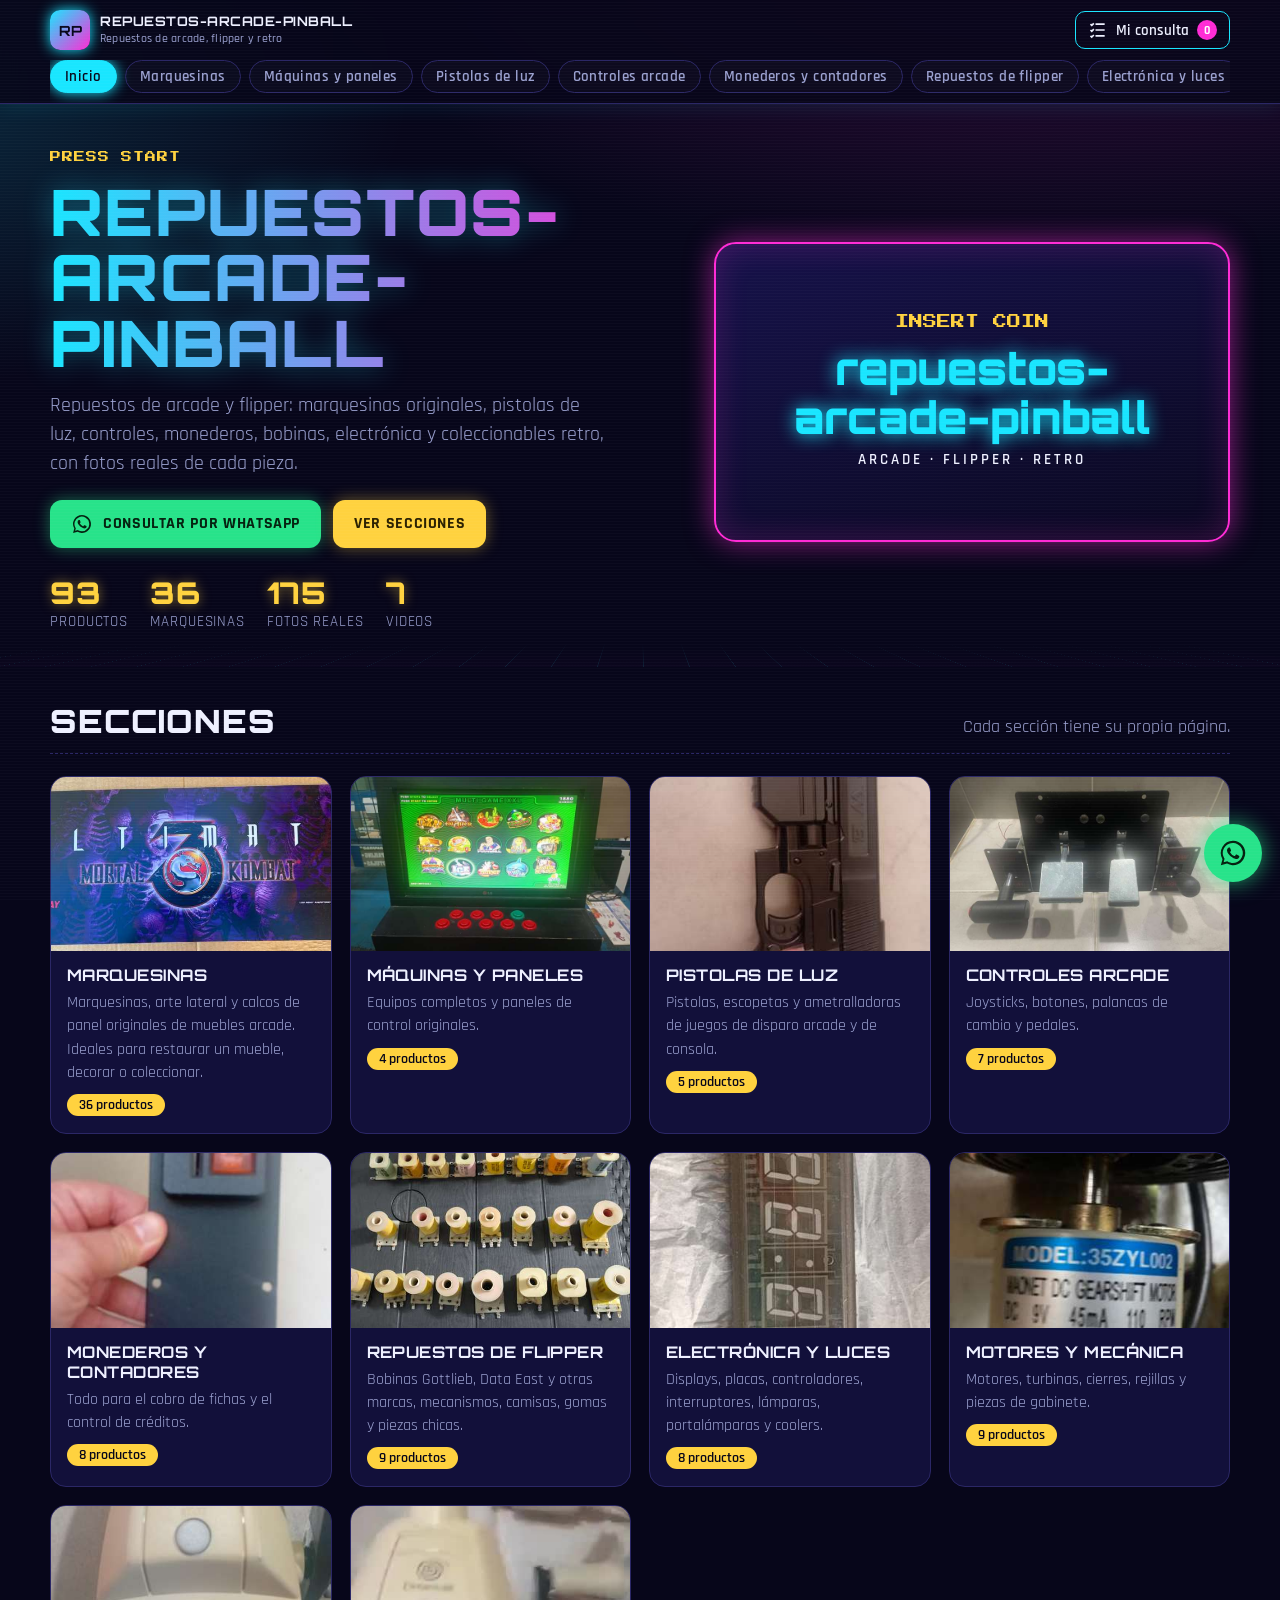
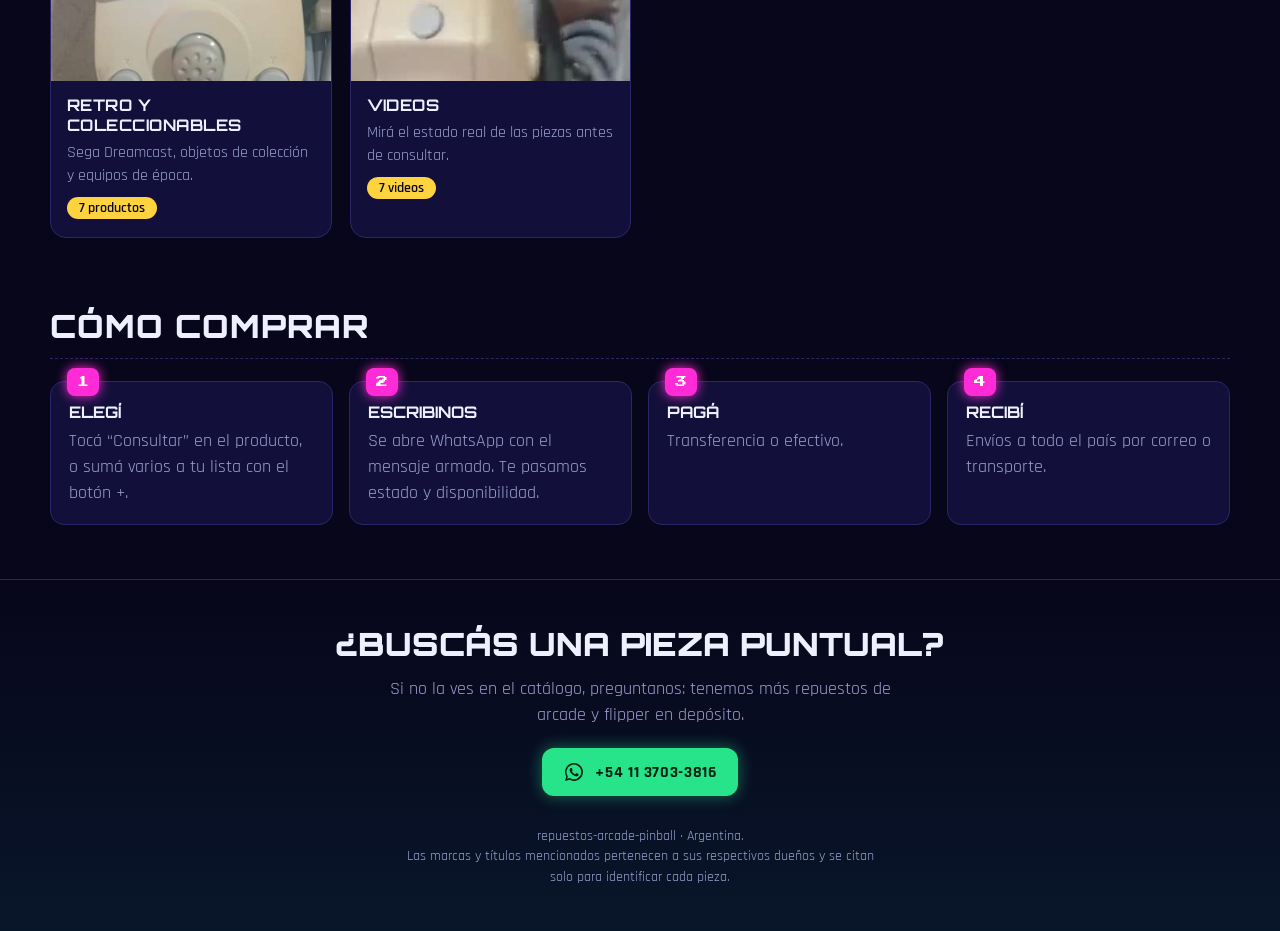
<file: index.html>
<!DOCTYPE html>
<html lang="es-AR">
<head>
<meta charset="utf-8">
<meta name="viewport" content="width=device-width, initial-scale=1, viewport-fit=cover">
<title>repuestos-arcade-pinball — Repuestos de arcade, flipper y retro</title>
<meta name="description" content="Repuestos de arcade y flipper: marquesinas originales, pistolas de luz, controles, monederos, bobinas, electrónica y coleccionables retro. Consultas por WhatsApp.">
<meta name="theme-color" content="#07061a">
<link rel="preconnect" href="https://fonts.googleapis.com">
<link rel="preconnect" href="https://fonts.gstatic.com" crossorigin>
<link href="https://fonts.googleapis.com/css2?family=Orbitron:wght@500;700;900&family=Rajdhani:wght@500;600;700&family=Press+Start+2P&display=swap" rel="stylesheet">
<link rel="stylesheet" href="style.css">
</head>
<body data-page="inicio">
<main id="main"></main>
<noscript><p style="padding:24px">Para ver el catálogo necesitás activar JavaScript. Escribinos por WhatsApp al +54 11 3703-3816.</p></noscript>
<script src="data.js"></script>
<script src="app.js"></script>
</body>
</html>
</file>
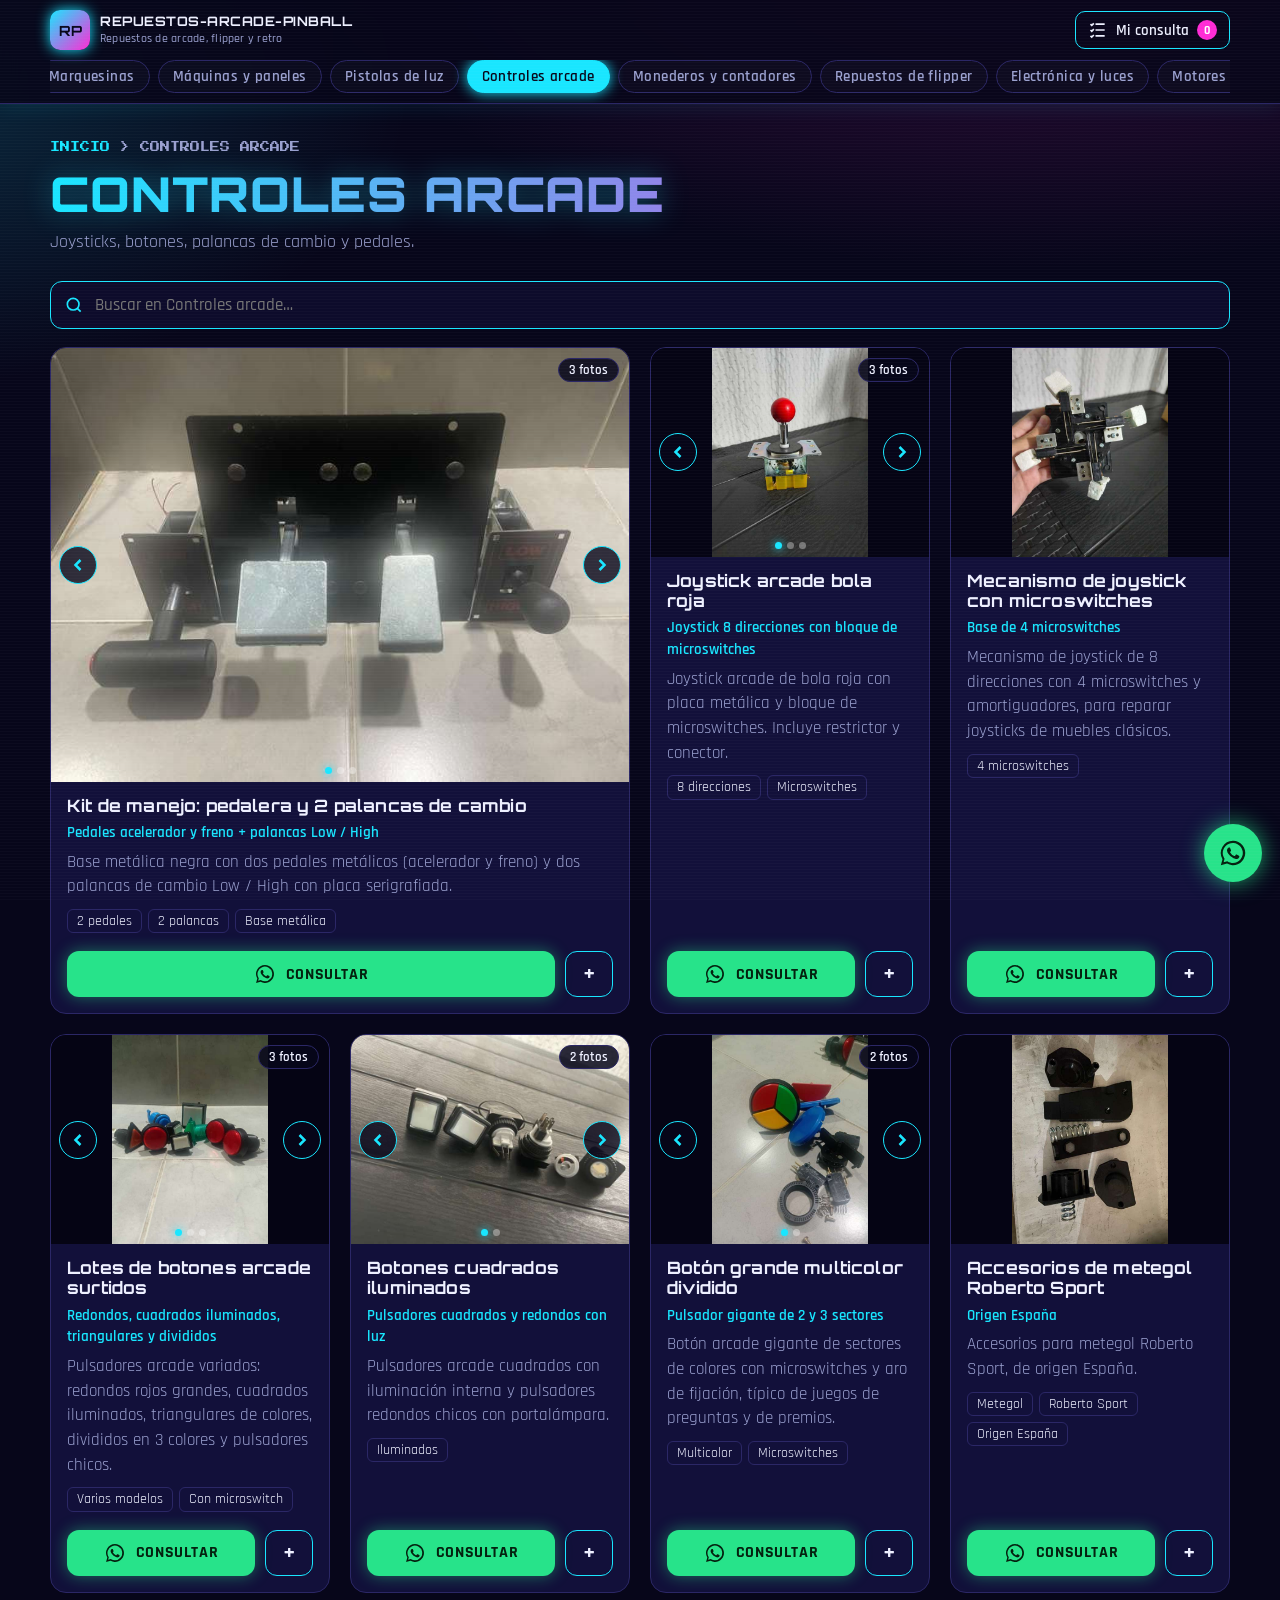
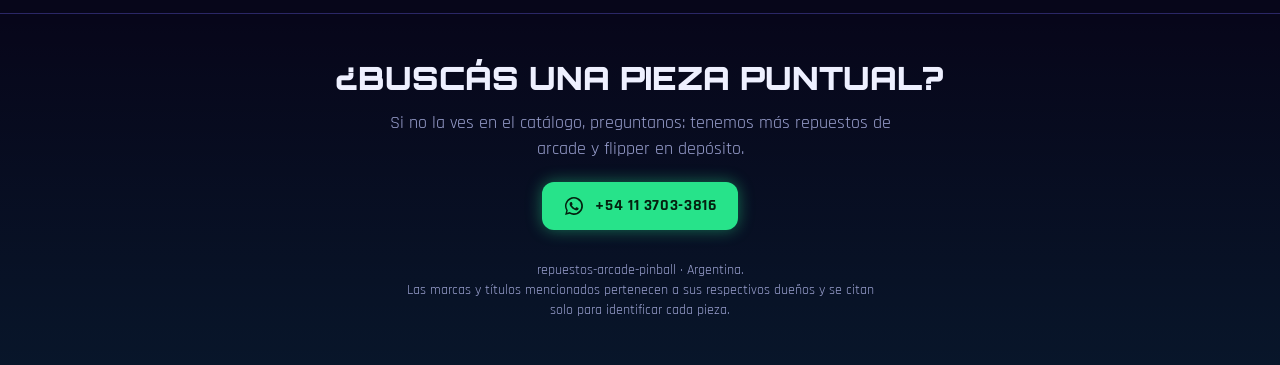
<file: controles.html>
<!DOCTYPE html>
<html lang="es-AR">
<head>
<meta charset="utf-8">
<meta name="viewport" content="width=device-width, initial-scale=1, viewport-fit=cover">
<title>Controles arcade — repuestos-arcade-pinball</title>
<meta name="description" content="Joysticks, botones, palancas de cambio y pedales de arcade.">
<meta name="theme-color" content="#07061a">
<link rel="preconnect" href="https://fonts.googleapis.com">
<link rel="preconnect" href="https://fonts.gstatic.com" crossorigin>
<link href="https://fonts.googleapis.com/css2?family=Orbitron:wght@500;700;900&family=Rajdhani:wght@500;600;700&family=Press+Start+2P&display=swap" rel="stylesheet">
<link rel="stylesheet" href="style.css">
</head>
<body data-page="controles">
<main id="main"></main>
<noscript><p style="padding:24px">Para ver el catálogo necesitás activar JavaScript. Escribinos por WhatsApp al +54 11 3703-3816.</p></noscript>
<script src="data.js"></script>
<script src="app.js"></script>
</body>
</html>
</file>
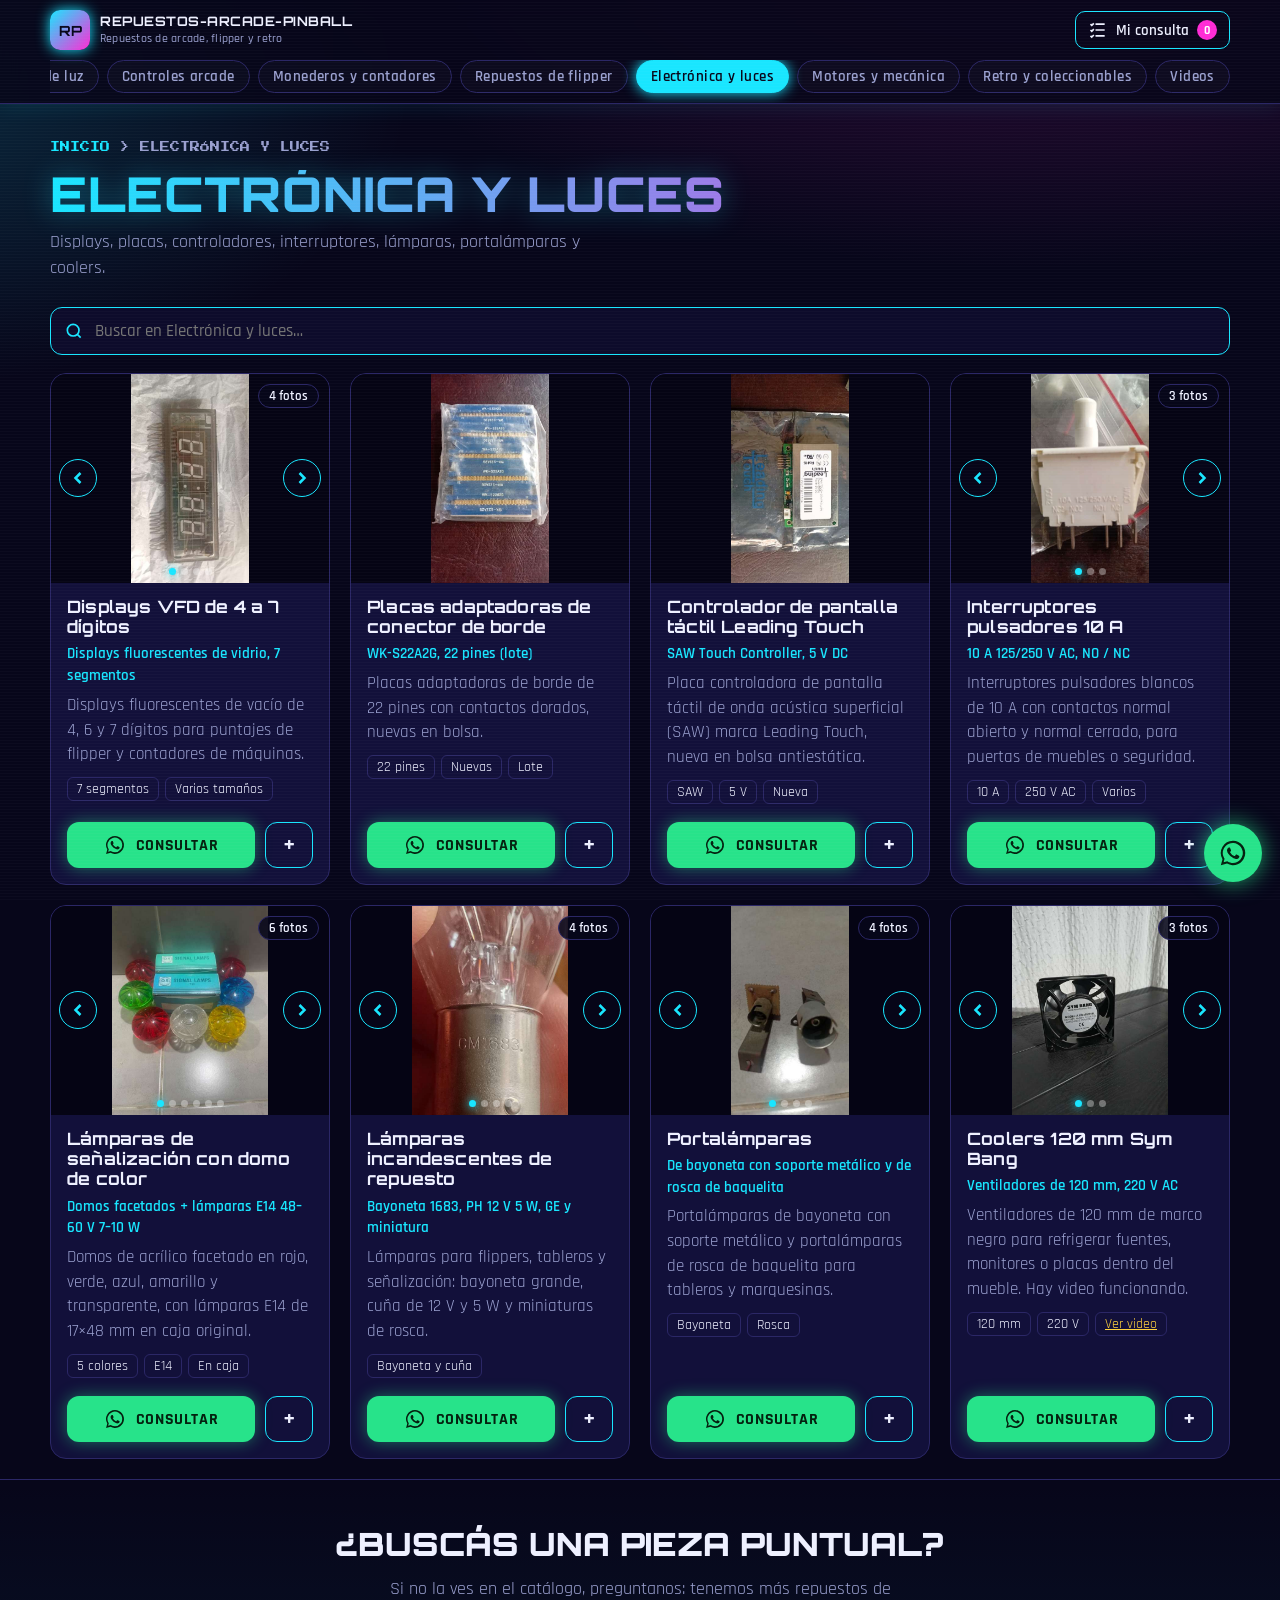
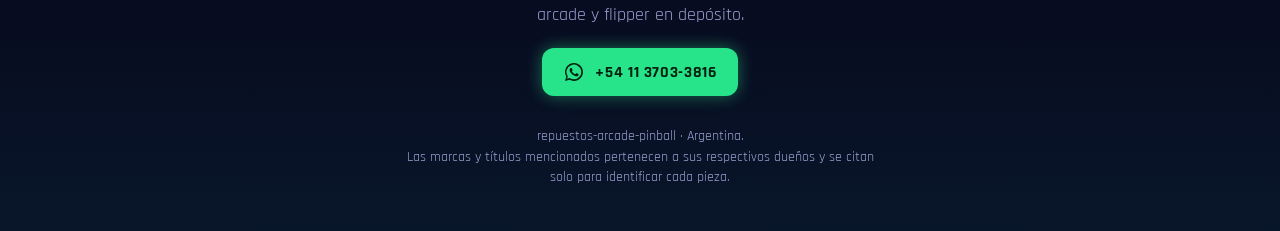
<file: electronica.html>
<!DOCTYPE html>
<html lang="es-AR">
<head>
<meta charset="utf-8">
<meta name="viewport" content="width=device-width, initial-scale=1, viewport-fit=cover">
<title>Electrónica y luces — repuestos-arcade-pinball</title>
<meta name="description" content="Displays, placas, controladores, interruptores, lámparas, portalámparas y coolers.">
<meta name="theme-color" content="#07061a">
<link rel="preconnect" href="https://fonts.googleapis.com">
<link rel="preconnect" href="https://fonts.gstatic.com" crossorigin>
<link href="https://fonts.googleapis.com/css2?family=Orbitron:wght@500;700;900&family=Rajdhani:wght@500;600;700&family=Press+Start+2P&display=swap" rel="stylesheet">
<link rel="stylesheet" href="style.css">
</head>
<body data-page="electronica">
<main id="main"></main>
<noscript><p style="padding:24px">Para ver el catálogo necesitás activar JavaScript. Escribinos por WhatsApp al +54 11 3703-3816.</p></noscript>
<script src="data.js"></script>
<script src="app.js"></script>
</body>
</html>
</file>
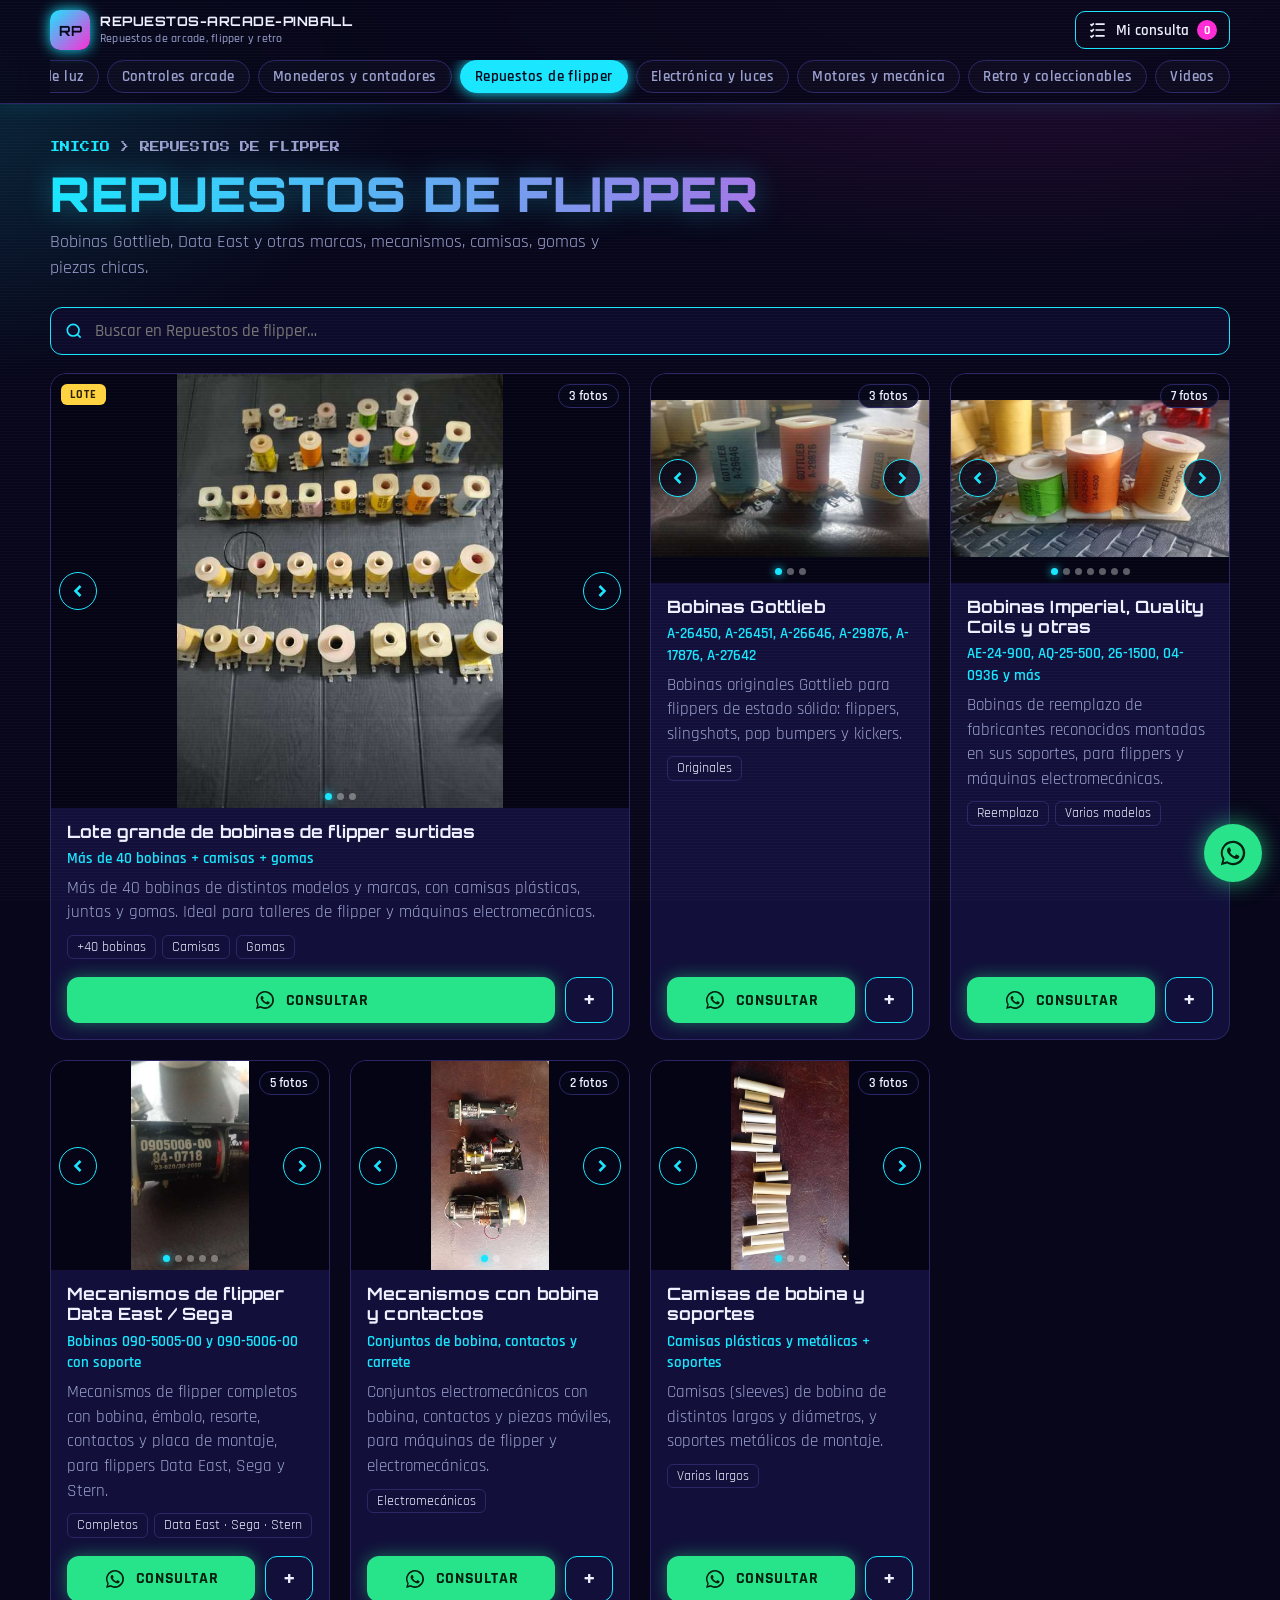
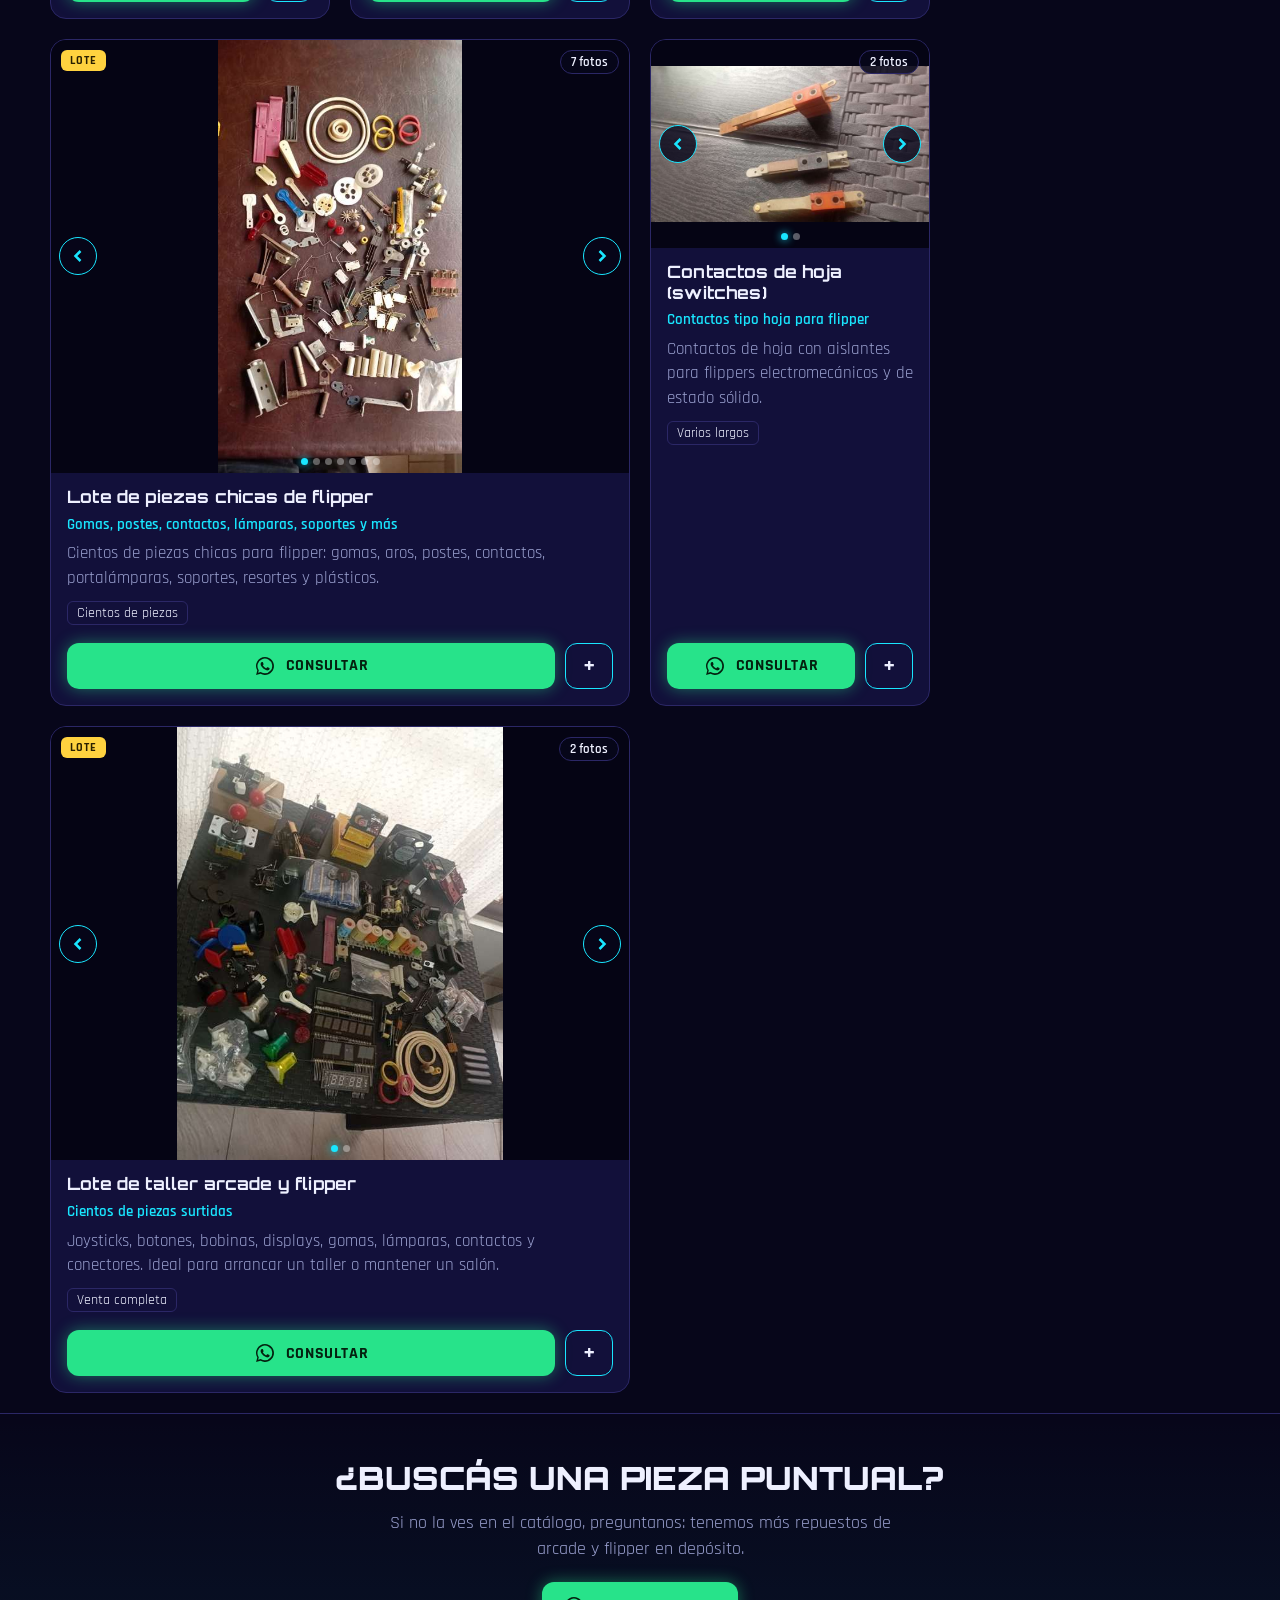
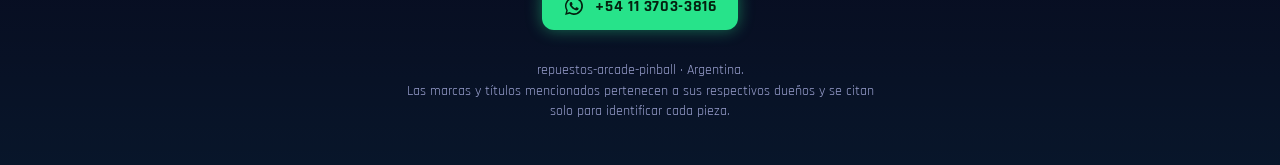
<file: flipper.html>
<!DOCTYPE html>
<html lang="es-AR">
<head>
<meta charset="utf-8">
<meta name="viewport" content="width=device-width, initial-scale=1, viewport-fit=cover">
<title>Repuestos de flipper — repuestos-arcade-pinball</title>
<meta name="description" content="Bobinas Gottlieb, Data East y otras marcas, mecanismos, camisas y piezas de flipper.">
<meta name="theme-color" content="#07061a">
<link rel="preconnect" href="https://fonts.googleapis.com">
<link rel="preconnect" href="https://fonts.gstatic.com" crossorigin>
<link href="https://fonts.googleapis.com/css2?family=Orbitron:wght@500;700;900&family=Rajdhani:wght@500;600;700&family=Press+Start+2P&display=swap" rel="stylesheet">
<link rel="stylesheet" href="style.css">
</head>
<body data-page="flipper">
<main id="main"></main>
<noscript><p style="padding:24px">Para ver el catálogo necesitás activar JavaScript. Escribinos por WhatsApp al +54 11 3703-3816.</p></noscript>
<script src="data.js"></script>
<script src="app.js"></script>
</body>
</html>
</file>
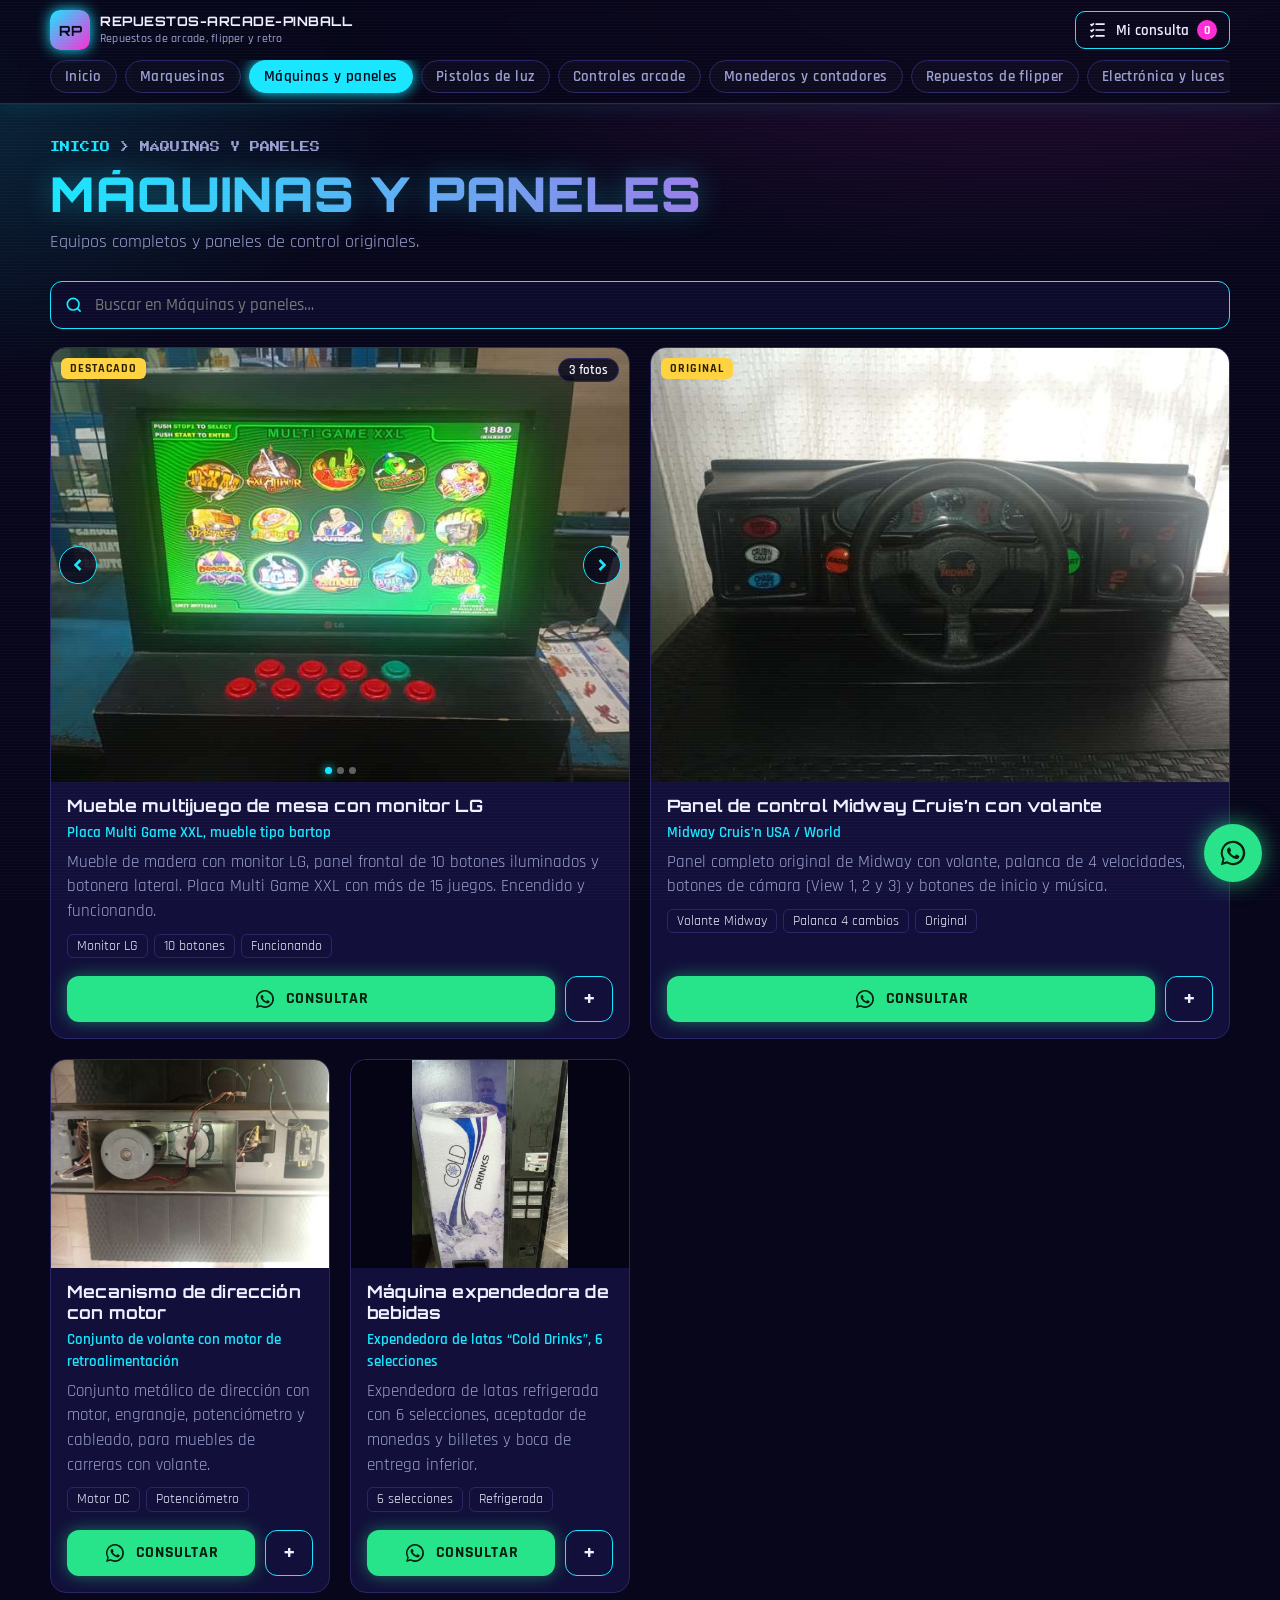
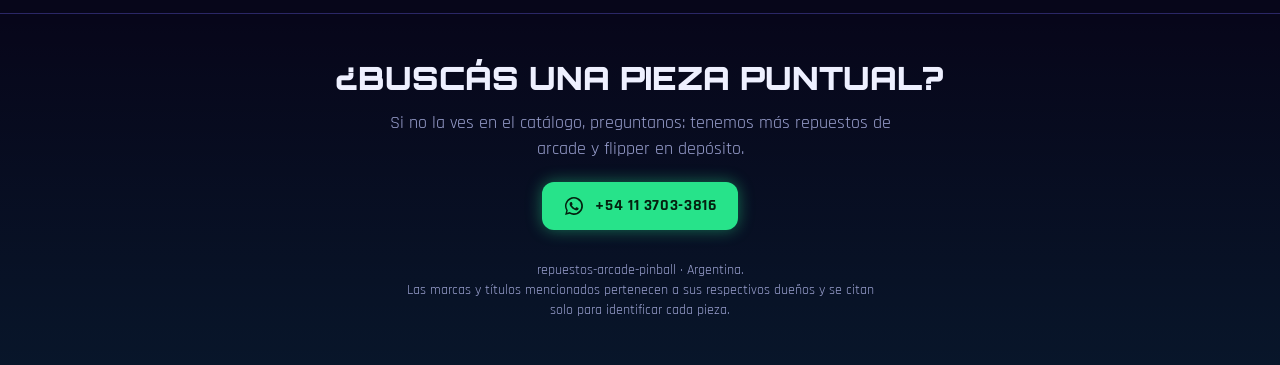
<file: maquinas.html>
<!DOCTYPE html>
<html lang="es-AR">
<head>
<meta charset="utf-8">
<meta name="viewport" content="width=device-width, initial-scale=1, viewport-fit=cover">
<title>Máquinas y paneles — repuestos-arcade-pinball</title>
<meta name="description" content="Equipos completos y paneles de control originales de arcade.">
<meta name="theme-color" content="#07061a">
<link rel="preconnect" href="https://fonts.googleapis.com">
<link rel="preconnect" href="https://fonts.gstatic.com" crossorigin>
<link href="https://fonts.googleapis.com/css2?family=Orbitron:wght@500;700;900&family=Rajdhani:wght@500;600;700&family=Press+Start+2P&display=swap" rel="stylesheet">
<link rel="stylesheet" href="style.css">
</head>
<body data-page="maquinas">
<main id="main"></main>
<noscript><p style="padding:24px">Para ver el catálogo necesitás activar JavaScript. Escribinos por WhatsApp al +54 11 3703-3816.</p></noscript>
<script src="data.js"></script>
<script src="app.js"></script>
</body>
</html>
</file>
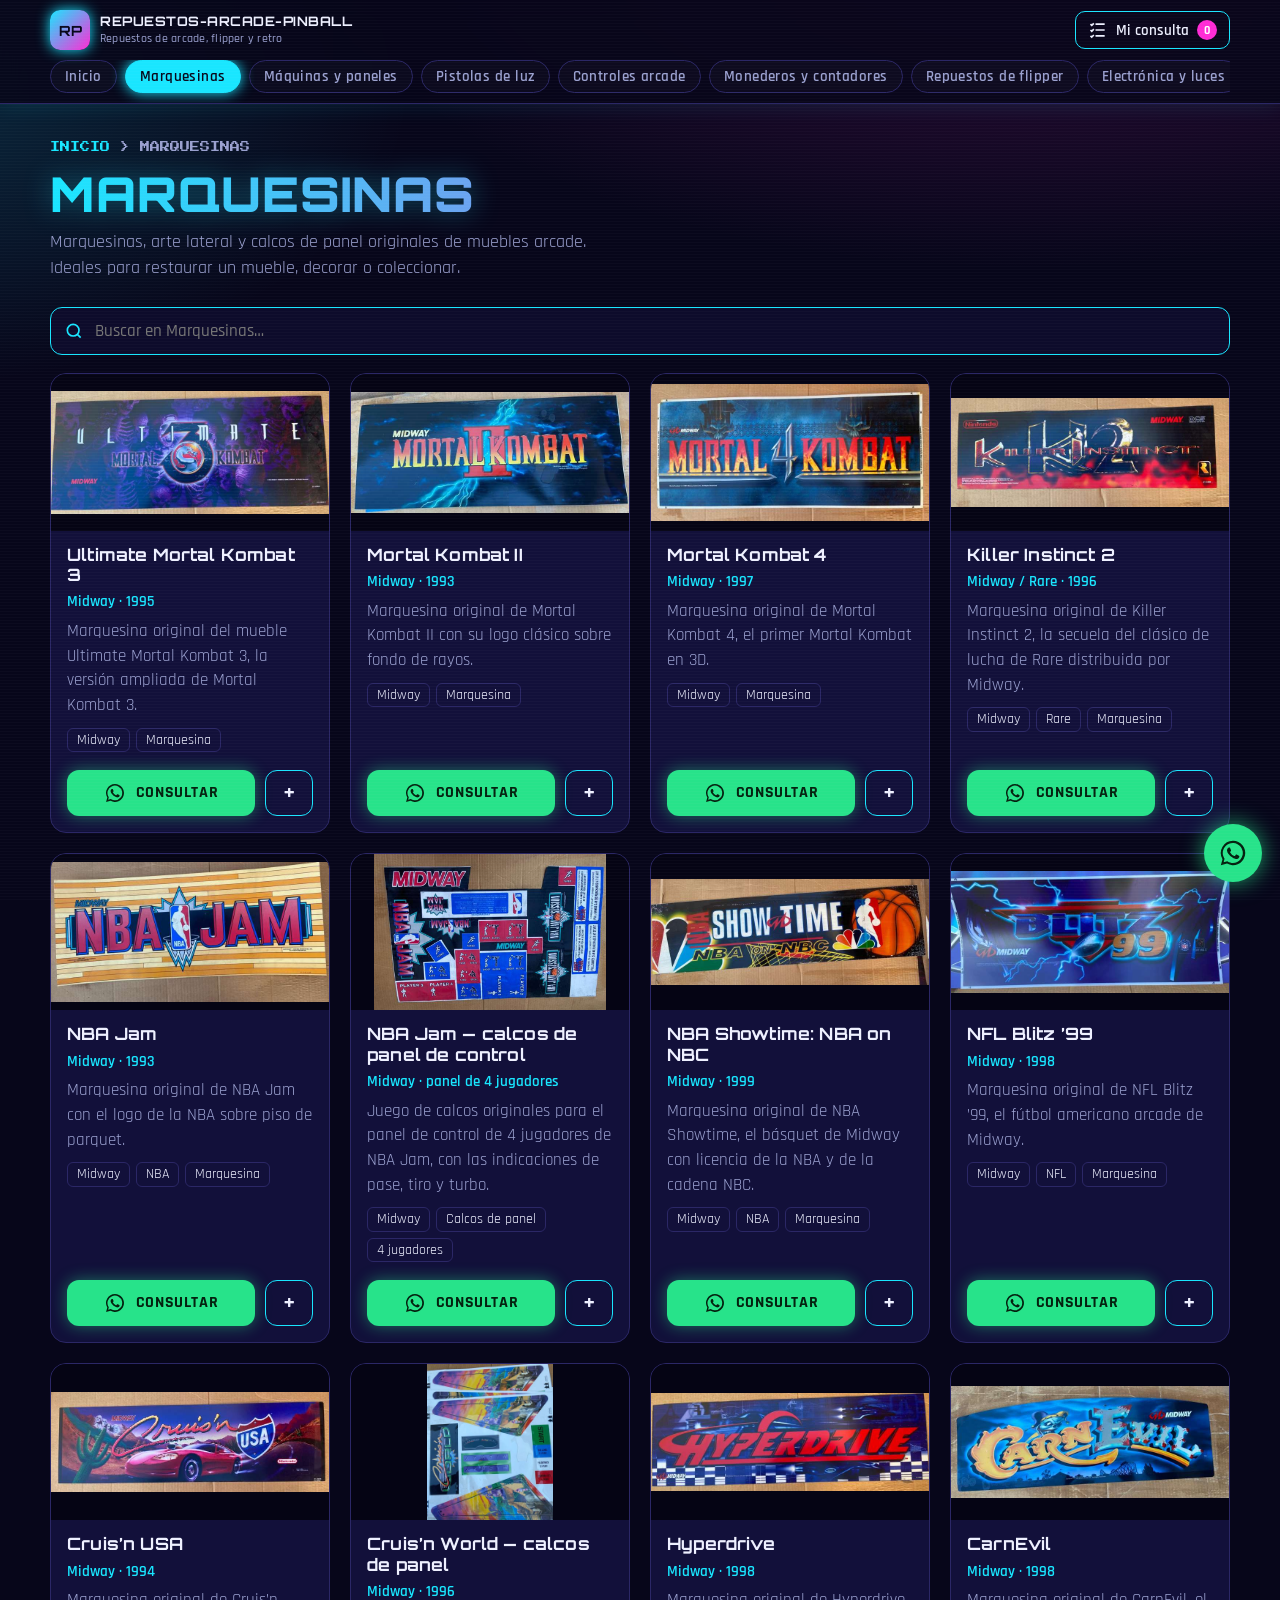
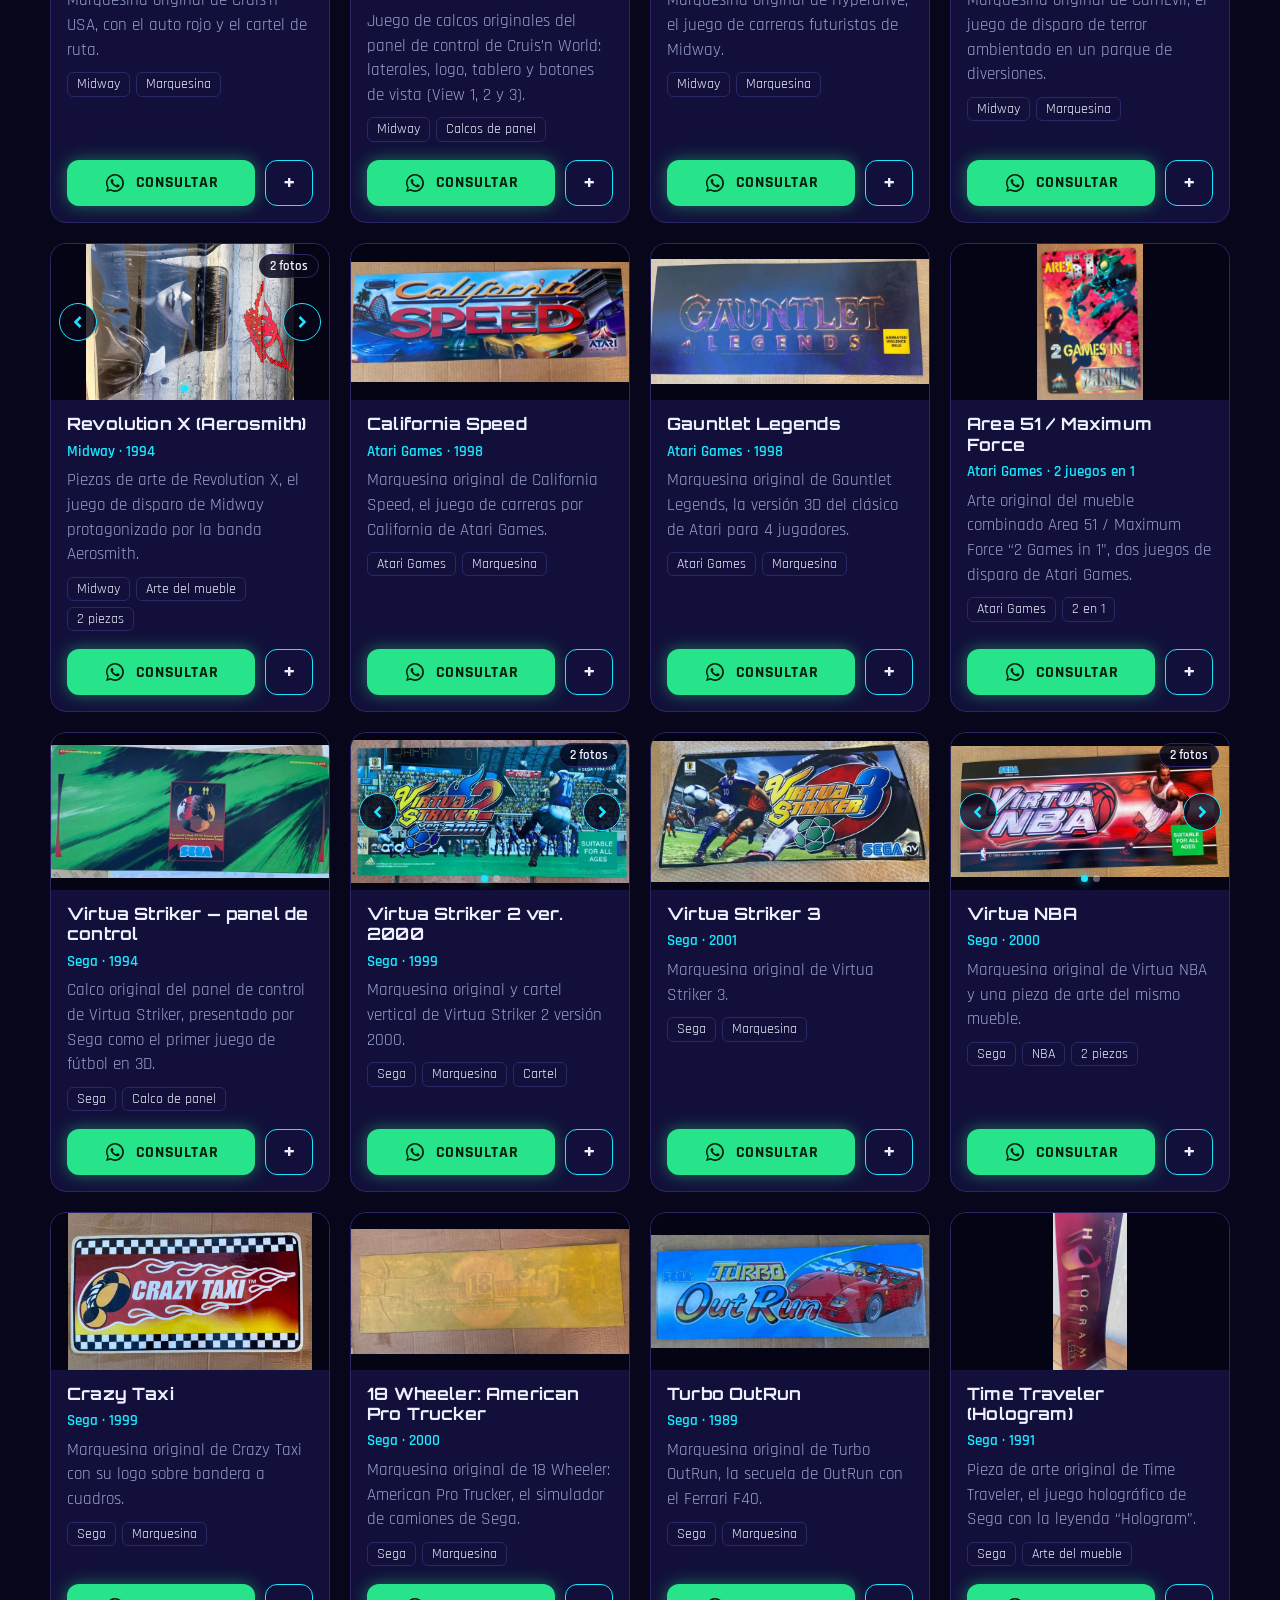
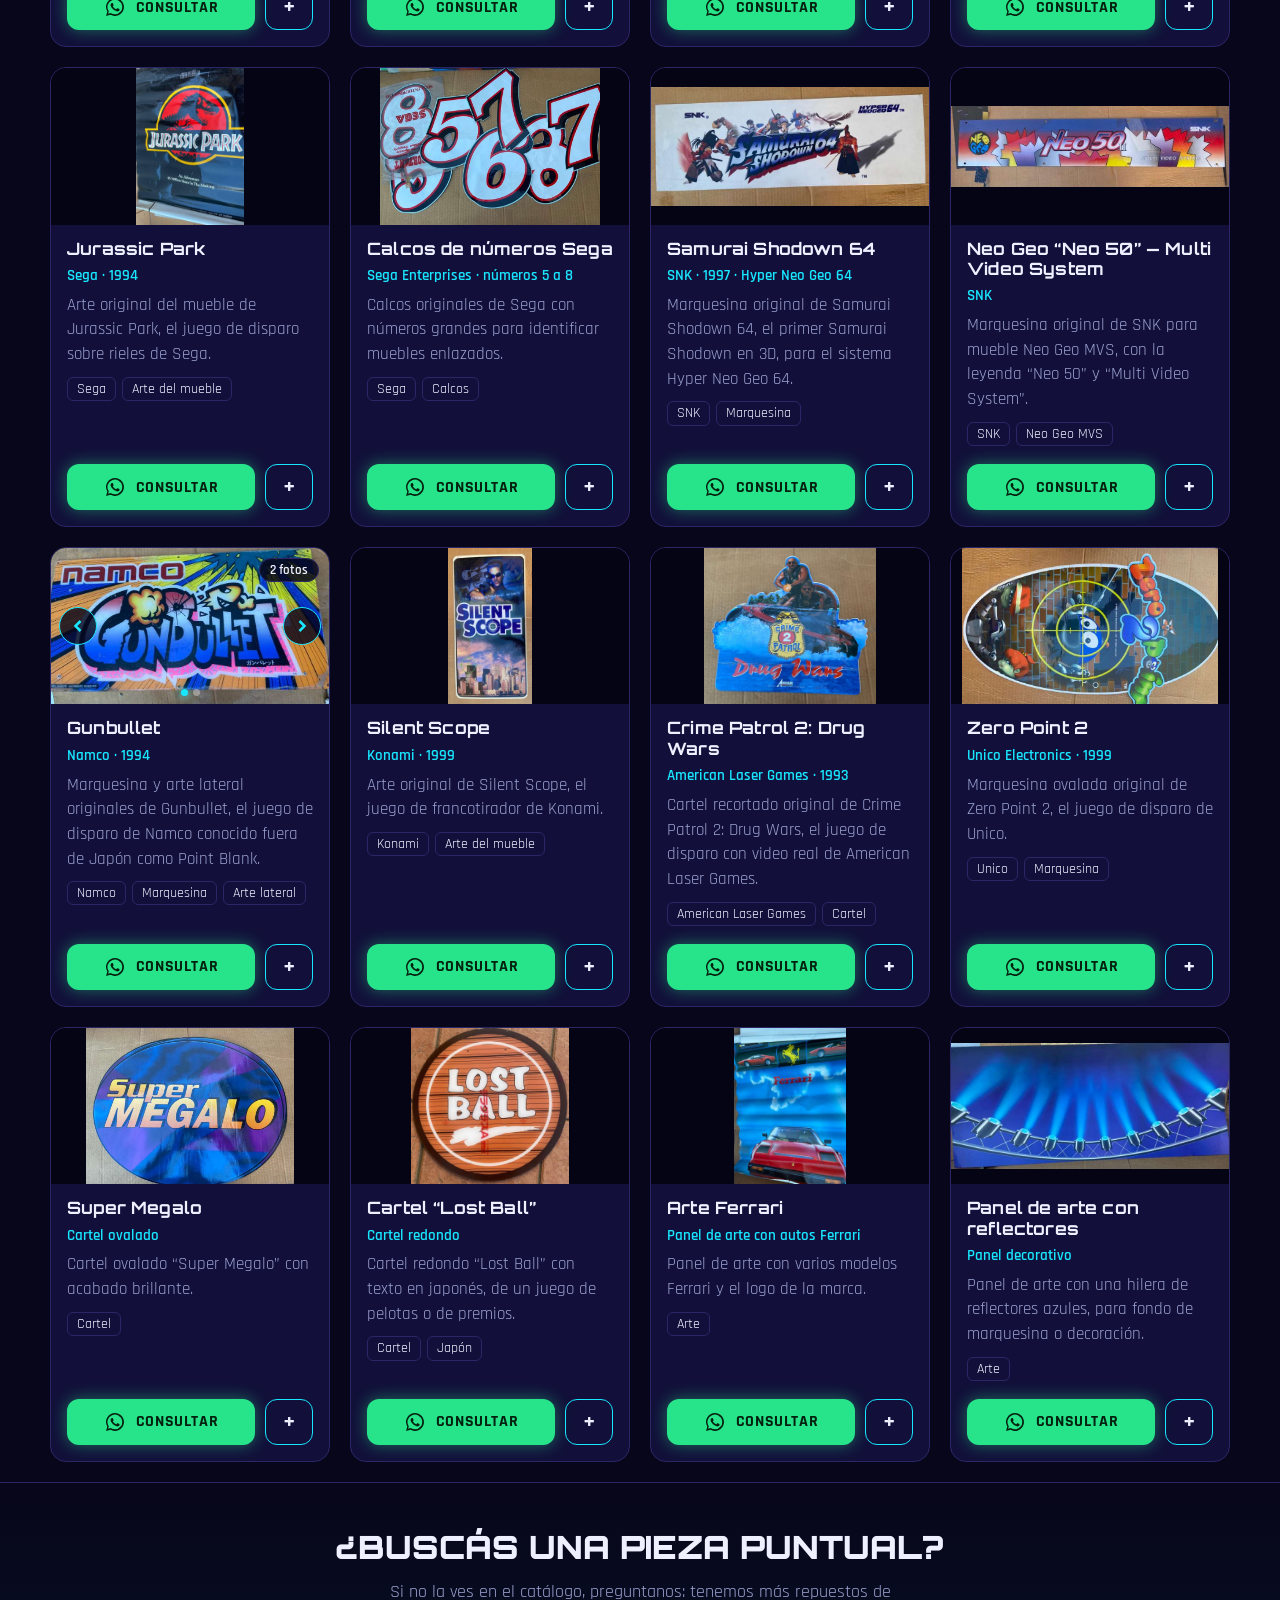
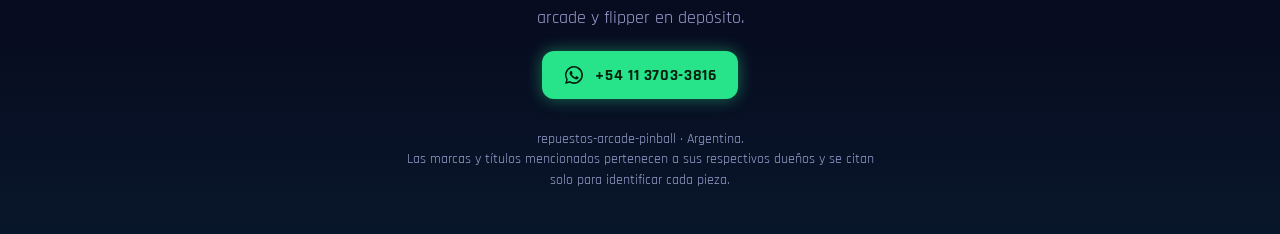
<file: marquesinas.html>
<!DOCTYPE html>
<html lang="es-AR">
<head>
<meta charset="utf-8">
<meta name="viewport" content="width=device-width, initial-scale=1, viewport-fit=cover">
<title>Marquesinas — repuestos-arcade-pinball</title>
<meta name="description" content="Marquesinas, arte lateral y calcos de panel originales de muebles arcade.">
<meta name="theme-color" content="#07061a">
<link rel="preconnect" href="https://fonts.googleapis.com">
<link rel="preconnect" href="https://fonts.gstatic.com" crossorigin>
<link href="https://fonts.googleapis.com/css2?family=Orbitron:wght@500;700;900&family=Rajdhani:wght@500;600;700&family=Press+Start+2P&display=swap" rel="stylesheet">
<link rel="stylesheet" href="style.css">
</head>
<body data-page="marquesinas">
<main id="main"></main>
<noscript><p style="padding:24px">Para ver el catálogo necesitás activar JavaScript. Escribinos por WhatsApp al +54 11 3703-3816.</p></noscript>
<script src="data.js"></script>
<script src="app.js"></script>
</body>
</html>
</file>
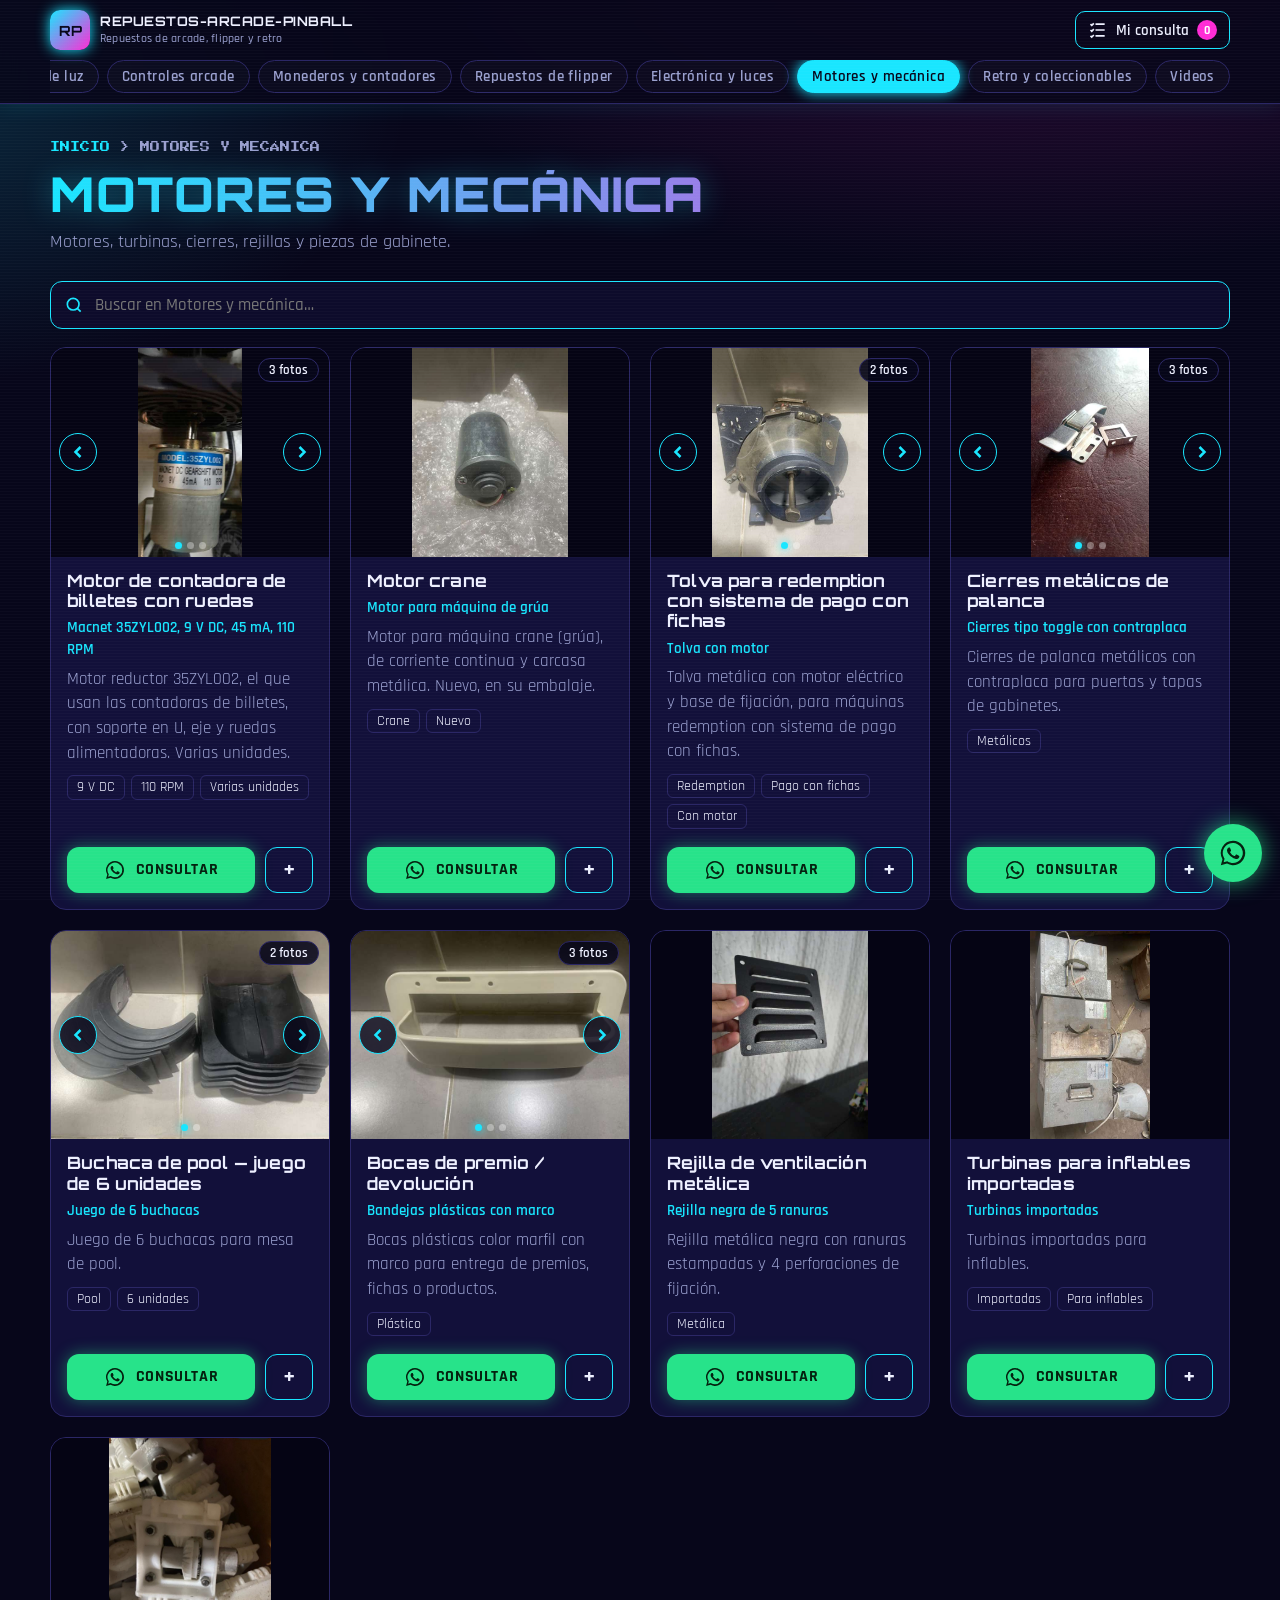
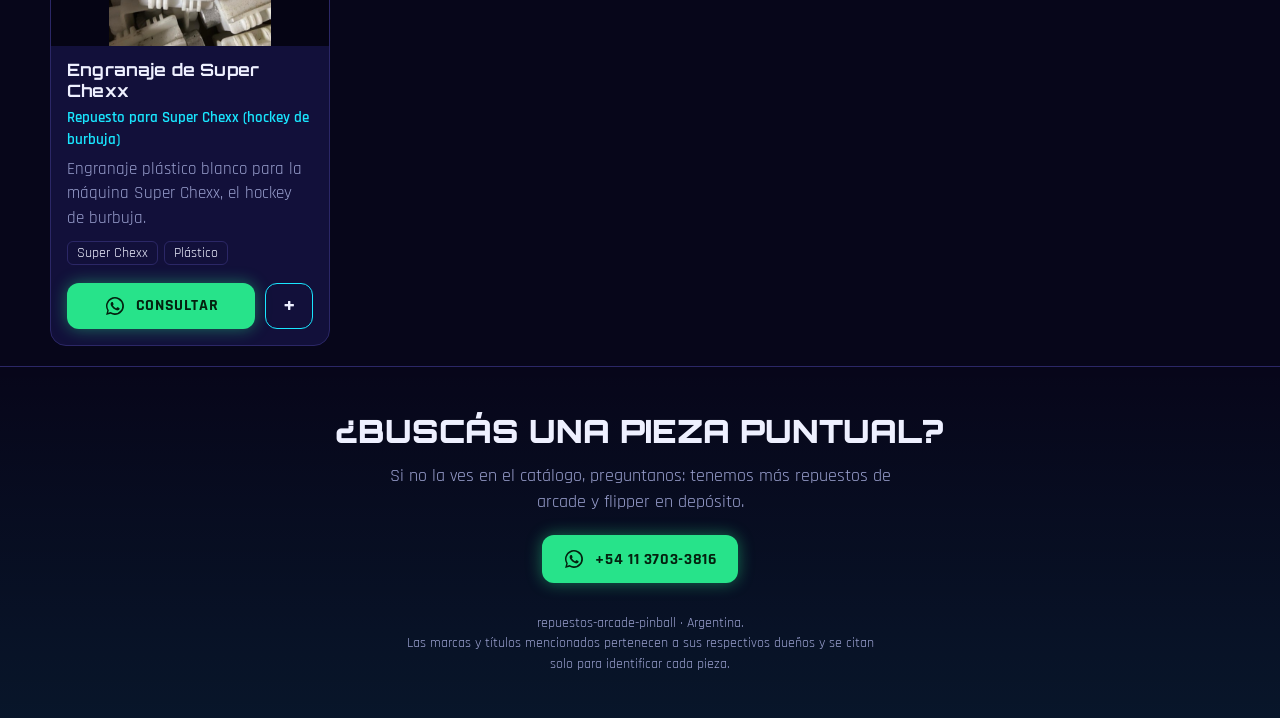
<file: mecanica.html>
<!DOCTYPE html>
<html lang="es-AR">
<head>
<meta charset="utf-8">
<meta name="viewport" content="width=device-width, initial-scale=1, viewport-fit=cover">
<title>Motores y mecánica — repuestos-arcade-pinball</title>
<meta name="description" content="Motores, turbinas, cierres, rejillas y piezas de gabinete.">
<meta name="theme-color" content="#07061a">
<link rel="preconnect" href="https://fonts.googleapis.com">
<link rel="preconnect" href="https://fonts.gstatic.com" crossorigin>
<link href="https://fonts.googleapis.com/css2?family=Orbitron:wght@500;700;900&family=Rajdhani:wght@500;600;700&family=Press+Start+2P&display=swap" rel="stylesheet">
<link rel="stylesheet" href="style.css">
</head>
<body data-page="mecanica">
<main id="main"></main>
<noscript><p style="padding:24px">Para ver el catálogo necesitás activar JavaScript. Escribinos por WhatsApp al +54 11 3703-3816.</p></noscript>
<script src="data.js"></script>
<script src="app.js"></script>
</body>
</html>
</file>
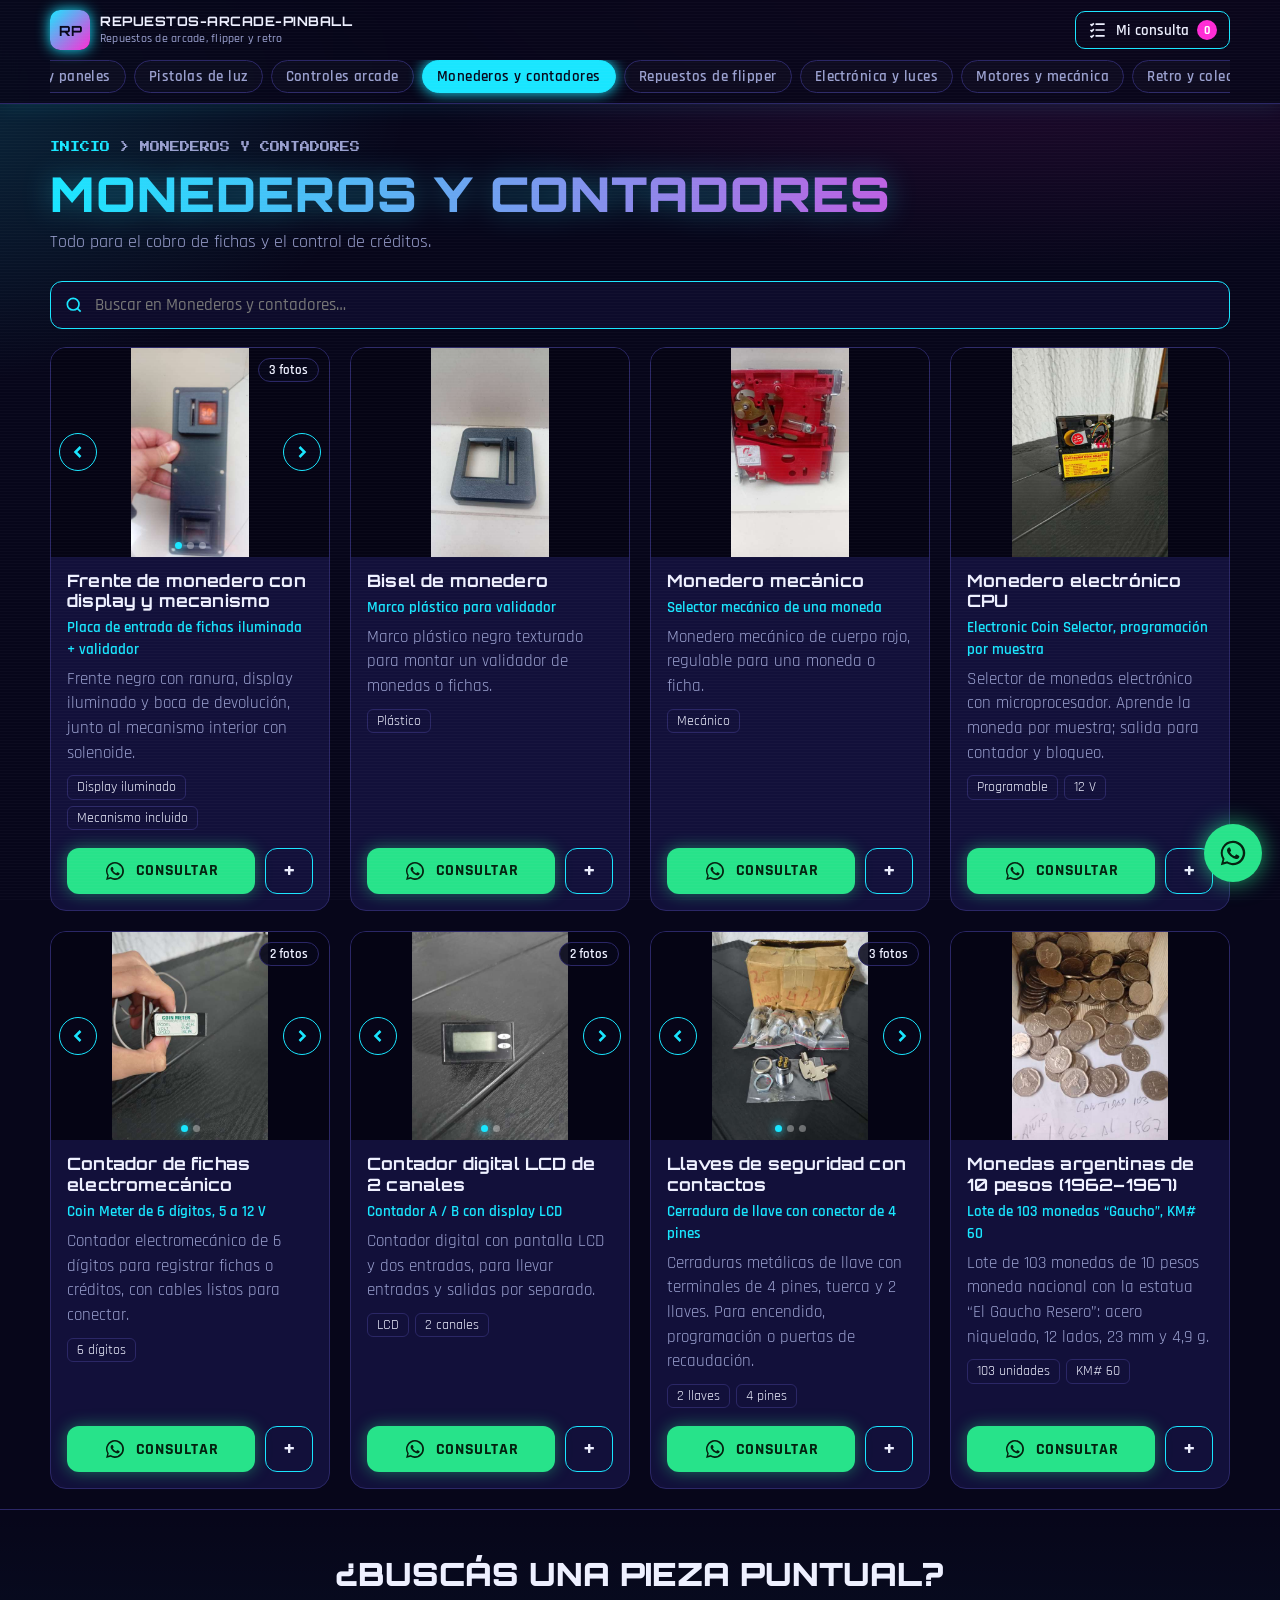
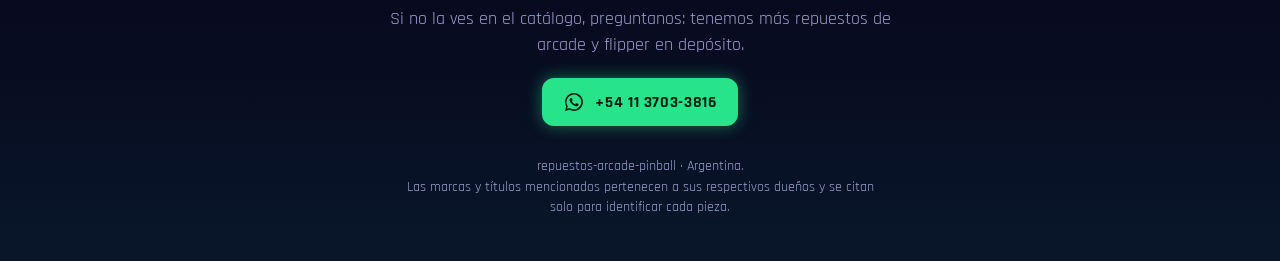
<file: monederos.html>
<!DOCTYPE html>
<html lang="es-AR">
<head>
<meta charset="utf-8">
<meta name="viewport" content="width=device-width, initial-scale=1, viewport-fit=cover">
<title>Monederos y contadores — repuestos-arcade-pinball</title>
<meta name="description" content="Monederos, contadores de fichas y control de créditos para arcade.">
<meta name="theme-color" content="#07061a">
<link rel="preconnect" href="https://fonts.googleapis.com">
<link rel="preconnect" href="https://fonts.gstatic.com" crossorigin>
<link href="https://fonts.googleapis.com/css2?family=Orbitron:wght@500;700;900&family=Rajdhani:wght@500;600;700&family=Press+Start+2P&display=swap" rel="stylesheet">
<link rel="stylesheet" href="style.css">
</head>
<body data-page="monederos">
<main id="main"></main>
<noscript><p style="padding:24px">Para ver el catálogo necesitás activar JavaScript. Escribinos por WhatsApp al +54 11 3703-3816.</p></noscript>
<script src="data.js"></script>
<script src="app.js"></script>
</body>
</html>
</file>
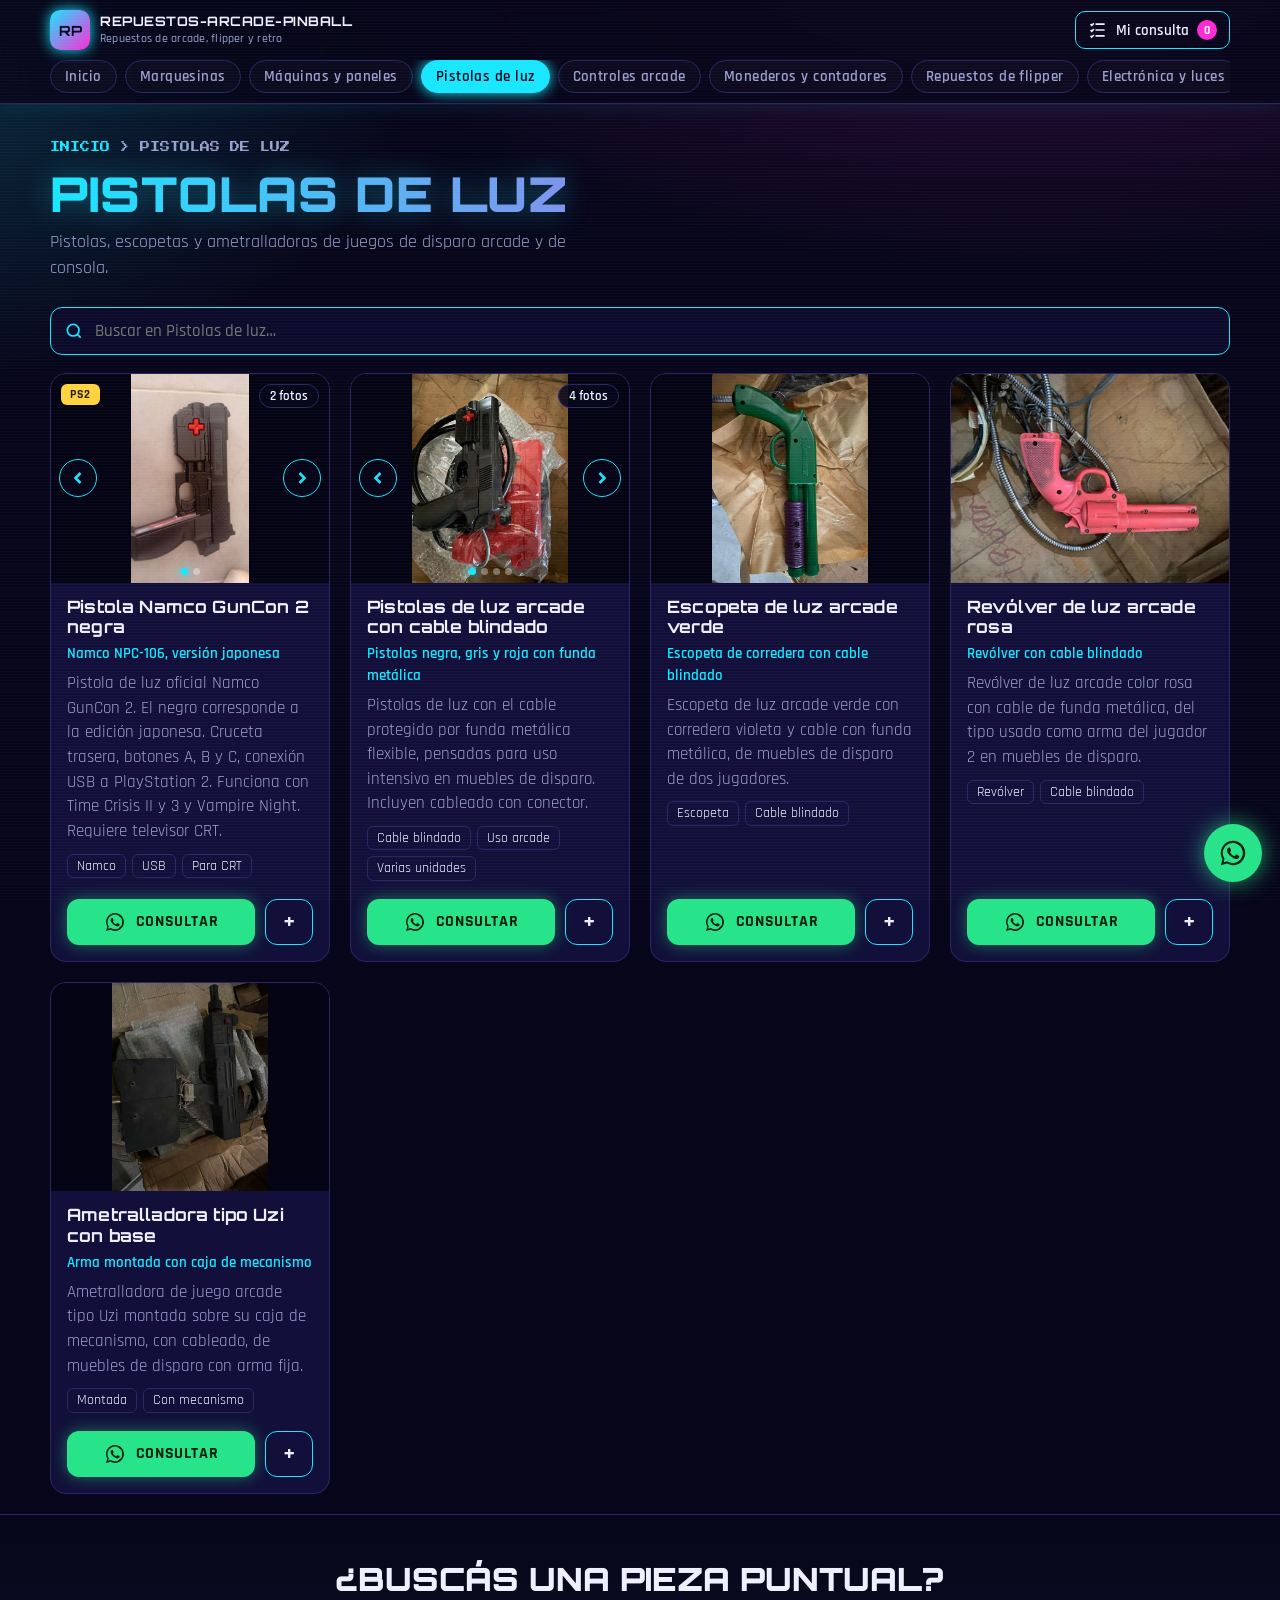
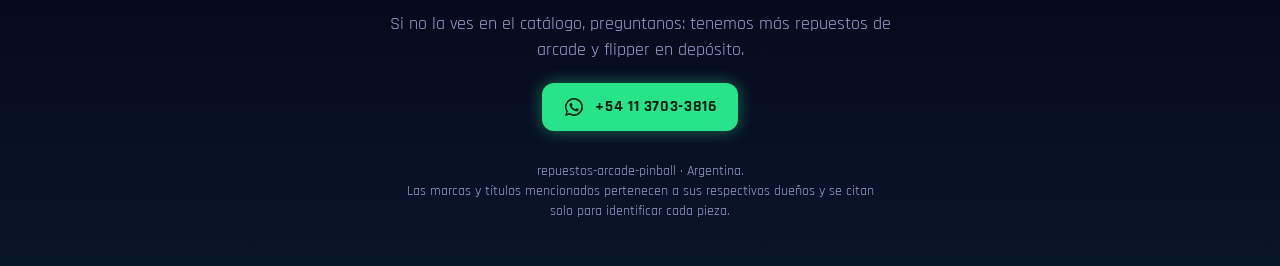
<file: pistolas.html>
<!DOCTYPE html>
<html lang="es-AR">
<head>
<meta charset="utf-8">
<meta name="viewport" content="width=device-width, initial-scale=1, viewport-fit=cover">
<title>Pistolas de luz — repuestos-arcade-pinball</title>
<meta name="description" content="Pistolas, escopetas y ametralladoras de juegos de disparo arcade y de consola.">
<meta name="theme-color" content="#07061a">
<link rel="preconnect" href="https://fonts.googleapis.com">
<link rel="preconnect" href="https://fonts.gstatic.com" crossorigin>
<link href="https://fonts.googleapis.com/css2?family=Orbitron:wght@500;700;900&family=Rajdhani:wght@500;600;700&family=Press+Start+2P&display=swap" rel="stylesheet">
<link rel="stylesheet" href="style.css">
</head>
<body data-page="pistolas">
<main id="main"></main>
<noscript><p style="padding:24px">Para ver el catálogo necesitás activar JavaScript. Escribinos por WhatsApp al +54 11 3703-3816.</p></noscript>
<script src="data.js"></script>
<script src="app.js"></script>
</body>
</html>
</file>
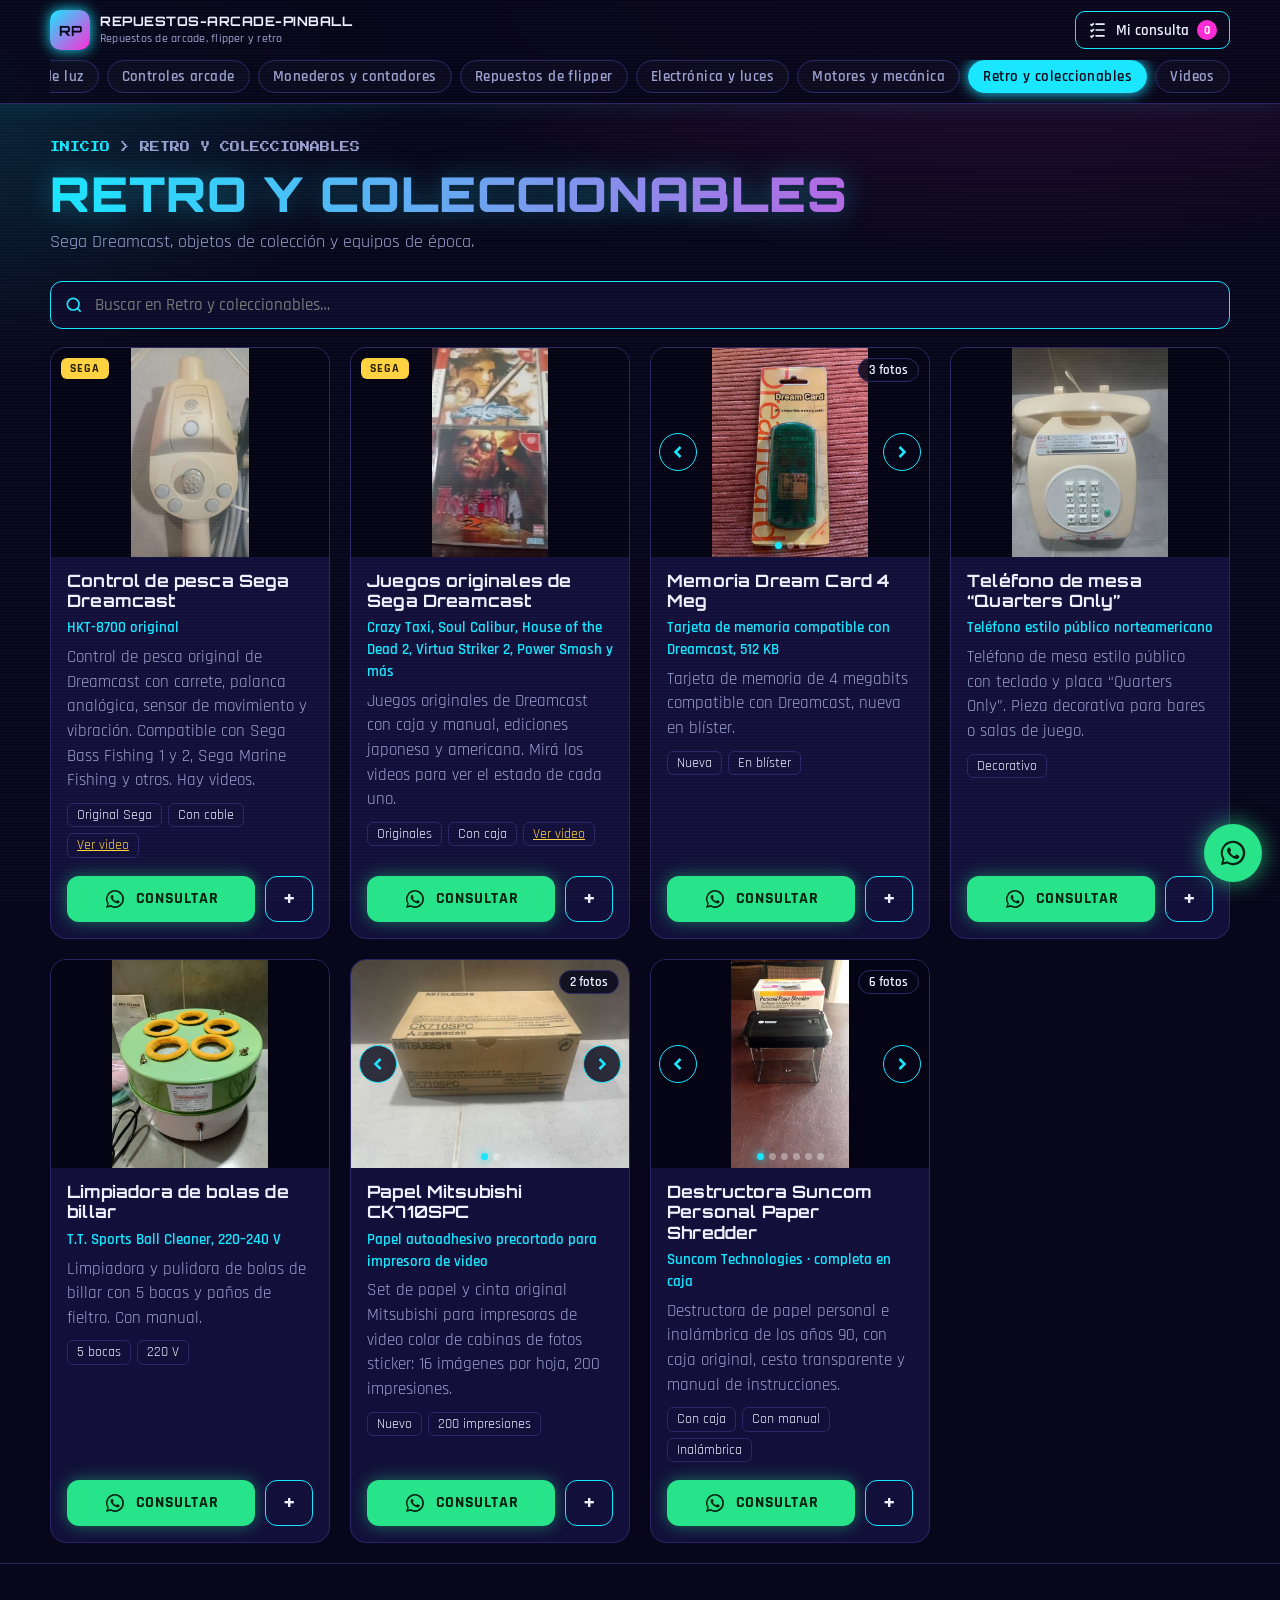
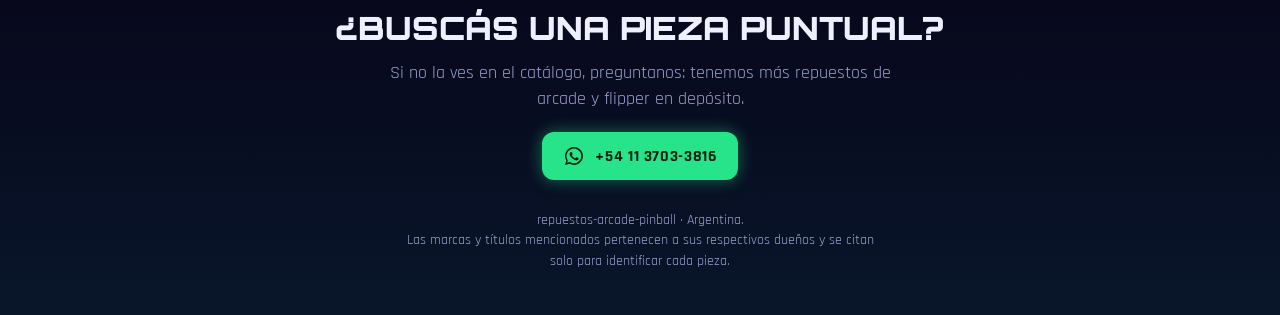
<file: retro.html>
<!DOCTYPE html>
<html lang="es-AR">
<head>
<meta charset="utf-8">
<meta name="viewport" content="width=device-width, initial-scale=1, viewport-fit=cover">
<title>Retro y coleccionables — repuestos-arcade-pinball</title>
<meta name="description" content="Sega Dreamcast, objetos de colección y equipos de época.">
<meta name="theme-color" content="#07061a">
<link rel="preconnect" href="https://fonts.googleapis.com">
<link rel="preconnect" href="https://fonts.gstatic.com" crossorigin>
<link href="https://fonts.googleapis.com/css2?family=Orbitron:wght@500;700;900&family=Rajdhani:wght@500;600;700&family=Press+Start+2P&display=swap" rel="stylesheet">
<link rel="stylesheet" href="style.css">
</head>
<body data-page="retro">
<main id="main"></main>
<noscript><p style="padding:24px">Para ver el catálogo necesitás activar JavaScript. Escribinos por WhatsApp al +54 11 3703-3816.</p></noscript>
<script src="data.js"></script>
<script src="app.js"></script>
</body>
</html>
</file>
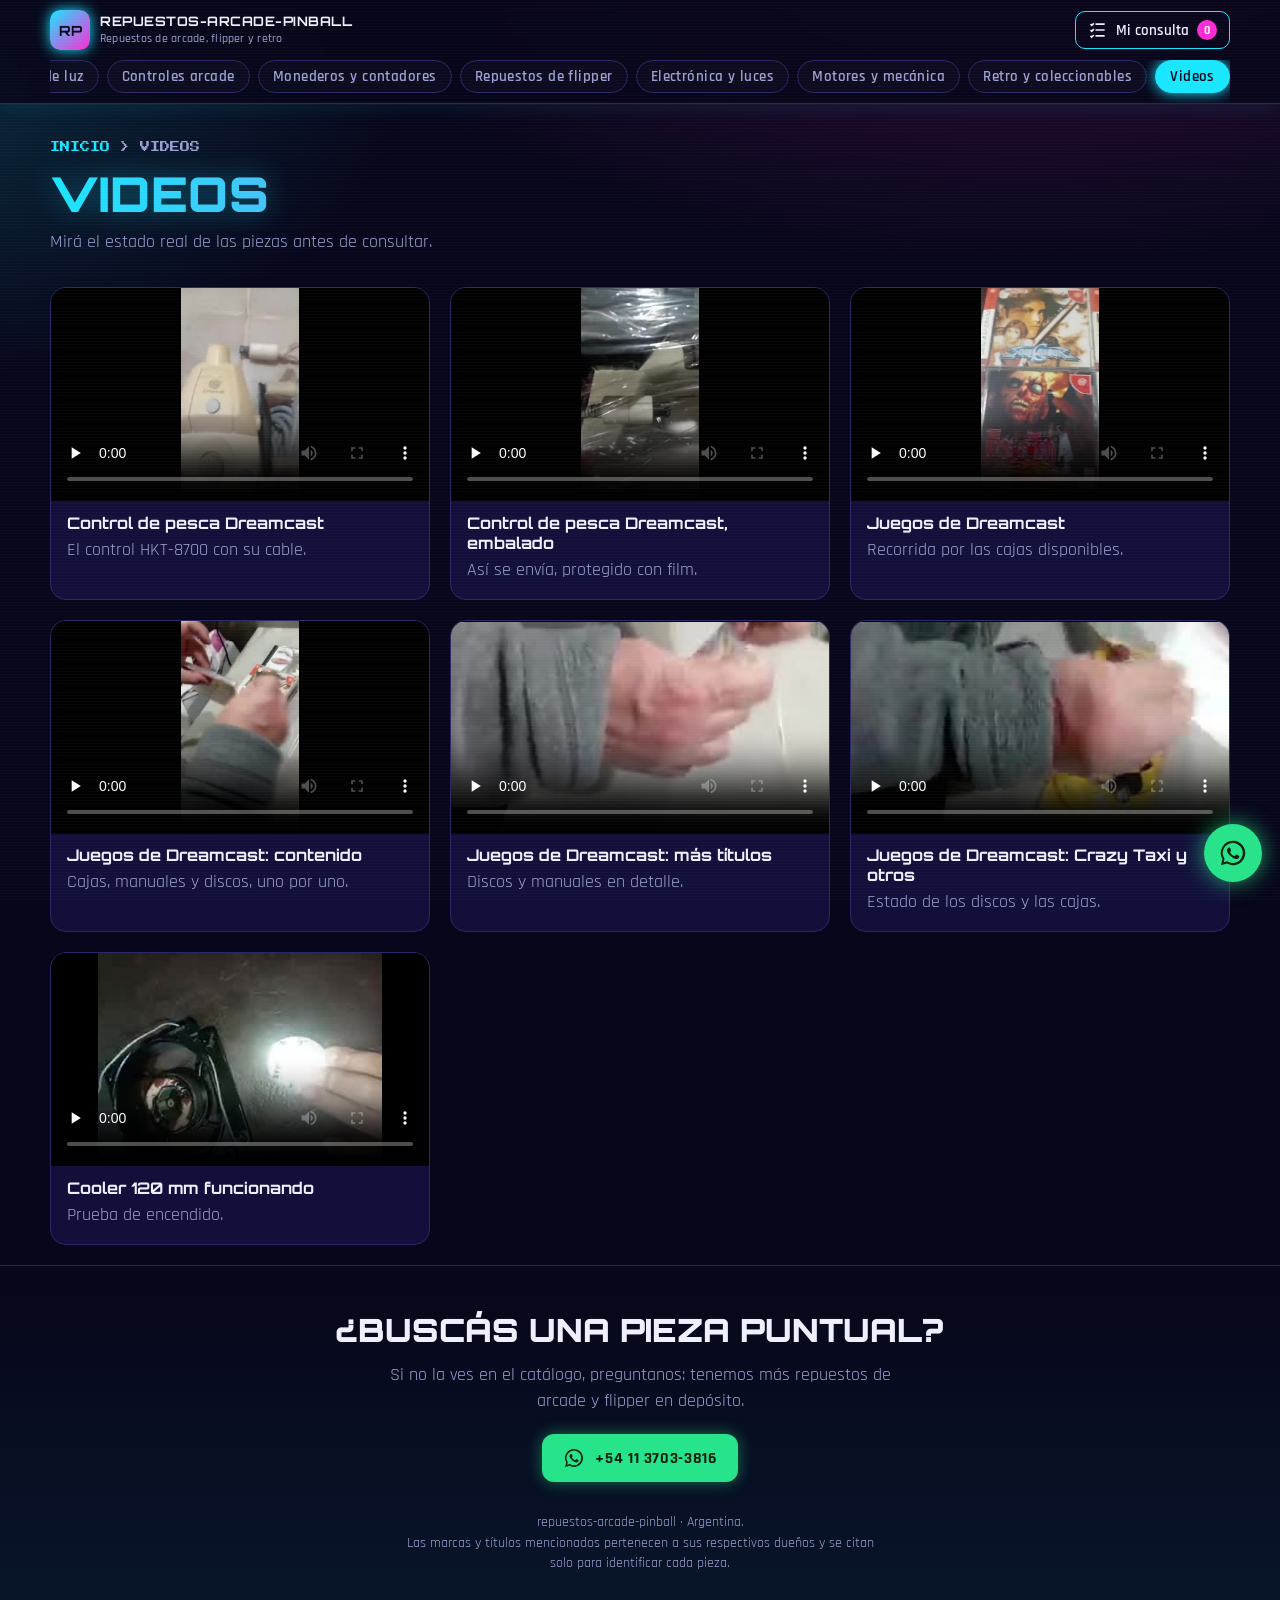
<file: videos.html>
<!DOCTYPE html>
<html lang="es-AR">
<head>
<meta charset="utf-8">
<meta name="viewport" content="width=device-width, initial-scale=1, viewport-fit=cover">
<title>Videos — repuestos-arcade-pinball</title>
<meta name="description" content="Videos del estado real de las piezas de arcade, flipper y retro.">
<meta name="theme-color" content="#07061a">
<link rel="preconnect" href="https://fonts.googleapis.com">
<link rel="preconnect" href="https://fonts.gstatic.com" crossorigin>
<link href="https://fonts.googleapis.com/css2?family=Orbitron:wght@500;700;900&family=Rajdhani:wght@500;600;700&family=Press+Start+2P&display=swap" rel="stylesheet">
<link rel="stylesheet" href="style.css">
</head>
<body data-page="videos">
<main id="main"></main>
<noscript><p style="padding:24px">Para ver el catálogo necesitás activar JavaScript. Escribinos por WhatsApp al +54 11 3703-3816.</p></noscript>
<script src="data.js"></script>
<script src="app.js"></script>
</body>
</html>
</file>
<file: style.css>
/* repuestos-arcade-pinball — estilo arcade futurista (neón sobre fondo oscuro) */
:root{
  --bg:#07061a; --bg2:#0d0b2b; --card:#12103a; --ink:#eef0ff; --muted:#9aa0cf;
  --cyan:#19e6ff; --pink:#ff2bd6; --yellow:#ffd23f; --green:#27e38a; --line:#2b2766;
  --display:"Orbitron","Arial Black",Impact,sans-serif;
  --body:"Rajdhani","Segoe UI",Roboto,Helvetica,Arial,sans-serif;
  --pixel:"Press Start 2P","Courier New",monospace;
}
*{box-sizing:border-box;margin:0;padding:0}
html{scroll-behavior:smooth;scroll-padding-top:90px;-webkit-text-size-adjust:100%}
body{
  font-family:var(--body);font-size:18px;line-height:1.45;color:var(--ink);min-height:100vh;
  background:
    radial-gradient(1200px 600px at 80% -10%,rgba(255,43,214,.18),transparent 60%),
    radial-gradient(900px 500px at -10% 10%,rgba(25,230,255,.16),transparent 60%),
    var(--bg);
  background-attachment:fixed;overflow-x:hidden;
}
body::before{ /* líneas de escaneo CRT muy suaves */
  content:"";position:fixed;inset:0;pointer-events:none;z-index:100;
  background:repeating-linear-gradient(0deg,rgba(255,255,255,.025) 0 1px,transparent 1px 3px);
}
img,video{max-width:100%;display:block}
a{color:inherit}
.wrap{width:min(1180px,100% - 32px);margin-inline:auto}
.sr{position:absolute;width:1px;height:1px;overflow:hidden;clip:rect(0 0 0 0)}

/* ---------- Encabezado ---------- */
.top{position:sticky;top:0;z-index:50;background:rgba(7,6,26,.88);backdrop-filter:blur(10px);border-bottom:1px solid var(--line);box-shadow:0 0 22px rgba(25,230,255,.12)}
.top-in{display:flex;align-items:center;justify-content:space-between;gap:12px;padding:10px 0}
.logo{display:flex;align-items:center;gap:10px;text-decoration:none;min-width:0}
.logo-mark{width:40px;height:40px;flex:none;border-radius:10px;display:grid;place-items:center;font:700 14px var(--display);color:#07061a;background:linear-gradient(135deg,var(--cyan),var(--pink));box-shadow:0 0 14px var(--cyan)}
.logo-txt{font:700 13px/1.15 var(--display);letter-spacing:.04em;text-transform:uppercase;overflow-wrap:anywhere;color:var(--ink)}
.logo-txt small{display:block;font:500 12px var(--body);color:var(--muted);letter-spacing:.02em;text-transform:none;margin-top:2px}
.icon-btn{display:inline-flex;align-items:center;gap:8px;background:transparent;color:var(--ink);border:1px solid var(--cyan);border-radius:10px;padding:8px 12px;font:600 15px var(--body);cursor:pointer;position:relative}
.icon-btn:hover{box-shadow:0 0 12px var(--cyan)}
.icon-btn svg{width:20px;height:20px}
.badge{background:var(--pink);color:#fff;border-radius:99px;font-size:12px;font-weight:700;min-width:20px;height:20px;display:inline-grid;place-items:center;padding:0 5px}
.menu{display:flex;gap:8px;overflow-x:auto;padding:0 0 10px;scrollbar-width:none}
.menu::-webkit-scrollbar{display:none}
.menu a{flex:none;text-decoration:none;white-space:nowrap;font:600 15px var(--body);letter-spacing:.03em;padding:6px 14px;border-radius:99px;border:1px solid var(--line);color:var(--muted);background:rgba(255,255,255,.02)}
.menu a:hover{color:var(--ink);border-color:var(--cyan)}
.menu a[aria-current="page"]{color:#07061a;background:var(--cyan);border-color:var(--cyan);box-shadow:0 0 14px var(--cyan)}

/* ---------- Botones ---------- */
.btn{display:inline-flex;align-items:center;justify-content:center;gap:10px;border-radius:12px;padding:12px 20px;font:700 16px var(--body);letter-spacing:.04em;text-transform:uppercase;text-decoration:none;border:1px solid transparent;cursor:pointer;min-height:46px}
.btn svg{width:22px;height:22px;flex:none}
.btn-wa{background:var(--green);color:#04210f;box-shadow:0 0 16px rgba(39,227,138,.45)}
.btn-wa:hover{filter:brightness(1.1)}
.btn-alt{background:var(--yellow);color:#2a2000;box-shadow:0 0 16px rgba(255,210,63,.4)}
.btn-ghost{background:transparent;color:var(--ink);border-color:var(--cyan)}
.btn-ghost:hover{box-shadow:0 0 12px var(--cyan)}

/* ---------- Portada ---------- */
.hero{position:relative;padding:48px 0 34px;overflow:hidden}
.hero::after{ /* piso en perspectiva */
  content:"";position:absolute;left:-20%;right:-20%;bottom:-40px;height:200px;pointer-events:none;
  background:linear-gradient(transparent,rgba(255,43,214,.08)),
    repeating-linear-gradient(90deg,rgba(25,230,255,.25) 0 1px,transparent 1px 60px);
  transform:perspective(300px) rotateX(60deg);transform-origin:bottom;mask-image:linear-gradient(transparent,#000);
}
.hero-grid{display:grid;grid-template-columns:1.1fr .9fr;gap:34px;align-items:center;position:relative;z-index:1}
.kicker{font:400 11px var(--pixel);color:var(--yellow);letter-spacing:.08em;margin-bottom:16px;animation:parpadeo 1.2s steps(2) infinite}
@keyframes parpadeo{50%{opacity:.25}}
h1{font:900 clamp(34px,6vw,64px)/1.02 var(--display);text-transform:uppercase;letter-spacing:.02em;overflow-wrap:anywhere;
  background:linear-gradient(90deg,var(--cyan),var(--pink));-webkit-background-clip:text;background-clip:text;color:transparent;filter:drop-shadow(0 0 14px rgba(25,230,255,.35))}
.lead{color:var(--muted);font-size:20px;max-width:56ch;margin:16px 0 22px}
.hero-ctas{display:flex;flex-wrap:wrap;gap:12px}
.hero-facts{display:flex;flex-wrap:wrap;gap:22px;margin-top:26px}
.hero-facts b{display:block;font:900 30px var(--display);color:var(--yellow);text-shadow:0 0 12px rgba(255,210,63,.5)}
.hero-facts div{color:var(--muted);font-size:15px;text-transform:uppercase;letter-spacing:.06em}
.sign{position:relative;border-radius:22px;padding:38px 24px;min-height:300px;display:flex;flex-direction:column;justify-content:center;align-items:center;text-align:center;
  background:linear-gradient(160deg,#16124a,#0a0820);border:2px solid var(--pink);box-shadow:0 0 28px rgba(255,43,214,.55),inset 0 0 32px rgba(255,43,214,.2)}
.sign .s1{font:400 14px var(--pixel);color:var(--yellow);animation:parpadeo 1s steps(2) infinite}
.sign .s2{font:900 clamp(26px,4.4vw,44px)/1.1 var(--display);margin:16px 0 8px;color:var(--cyan);text-shadow:0 0 18px var(--cyan);overflow-wrap:anywhere}
.sign .s3{font:600 15px var(--body);letter-spacing:.2em;text-transform:uppercase;color:var(--ink)}

/* ---------- Secciones (portada) ---------- */
.section{padding:34px 0}
.sec-head{display:flex;align-items:flex-end;justify-content:space-between;gap:16px;flex-wrap:wrap;margin-bottom:22px;padding-bottom:12px;border-bottom:1px dashed var(--line)}
.sec-head h2{font:900 clamp(22px,3.4vw,32px) var(--display);text-transform:uppercase;letter-spacing:.03em}
.sec-head h2 small{font:600 15px var(--body);color:var(--cyan);margin-left:8px;letter-spacing:.05em}
.sec-head p{color:var(--muted);max-width:60ch}
.tiles{display:grid;grid-template-columns:repeat(auto-fill,minmax(250px,1fr));gap:18px}
.tile{display:flex;flex-direction:column;text-decoration:none;border-radius:16px;overflow:hidden;background:var(--card);border:1px solid var(--line);transition:transform .15s,box-shadow .15s,border-color .15s}
.tile:hover,.tile:focus-visible{transform:translateY(-4px);border-color:var(--cyan);box-shadow:0 0 22px rgba(25,230,255,.35)}
.tile-img{aspect-ratio:16/10;background:#050414;overflow:hidden}
.tile-img img{width:100%;height:100%;object-fit:cover}
.tile-body{padding:14px 16px 16px}
.tile-body h3{font:700 16px var(--display);text-transform:uppercase;letter-spacing:.03em}
.tile-body p{color:var(--muted);font-size:16px;margin-top:6px}
.tile-body .n{display:inline-block;margin-top:10px;font:600 14px var(--body);color:#07061a;background:var(--yellow);border-radius:99px;padding:2px 12px}

/* ---------- Página de sección ---------- */
.page-head{padding:34px 0 8px}
.crumbs{font:400 10px var(--pixel);color:var(--muted);margin-bottom:14px;line-height:1.8}
.crumbs a{color:var(--cyan);text-decoration:none}
.page-head h1{font-size:clamp(28px,5vw,48px)}
.page-head p{color:var(--muted);max-width:64ch;margin-top:10px}
.tools{display:flex;gap:14px;align-items:center;flex-wrap:wrap;padding:18px 0}
.search{position:relative;flex:1 1 280px}
.search svg{position:absolute;left:14px;top:50%;transform:translateY(-50%);width:20px;height:20px;color:var(--cyan)}
.search input{width:100%;height:48px;border:1px solid var(--cyan);border-radius:12px;background:var(--bg2);color:var(--ink);padding:0 14px 0 44px;font:500 17px var(--body)}
.search input:focus{outline:none;box-shadow:0 0 14px var(--cyan)}
.grid{display:grid;grid-template-columns:repeat(auto-fill,minmax(270px,1fr));gap:20px}
.card{display:flex;flex-direction:column;border-radius:16px;overflow:hidden;background:var(--card);border:1px solid var(--line);transition:box-shadow .15s,border-color .15s}
.card:hover{border-color:var(--pink);box-shadow:0 0 20px rgba(255,43,214,.3)}
.card.wide{grid-column:span 2}
.media{position:relative;aspect-ratio:4/3;background:#050414;overflow:hidden}
.media img{width:100%;height:100%;object-fit:contain;cursor:zoom-in}
.grid.marq .media{aspect-ratio:16/9}
.grid.marq .media img{object-fit:contain}
.tag{position:absolute;left:10px;top:10px;background:var(--yellow);color:#2a2000;font:700 12px var(--body);letter-spacing:.08em;text-transform:uppercase;border-radius:6px;padding:3px 9px}
.count{position:absolute;right:10px;top:10px;background:rgba(7,6,26,.85);color:var(--ink);font:600 13px var(--body);border-radius:99px;padding:3px 10px;border:1px solid var(--line)}
.nav{position:absolute;top:50%;transform:translateY(-50%);width:38px;height:38px;border-radius:50%;border:1px solid var(--cyan);background:rgba(7,6,26,.8);color:var(--cyan);display:grid;place-items:center;cursor:pointer}
.nav svg{width:20px;height:20px}
.nav.prev{left:8px}.nav.next{right:8px}
.dots{position:absolute;left:0;right:0;bottom:8px;display:flex;justify-content:center;gap:5px}
.dots i{width:7px;height:7px;border-radius:50%;background:rgba(255,255,255,.35)}
.dots i.on{background:var(--cyan);box-shadow:0 0 8px var(--cyan)}
.body{padding:14px 16px 16px;display:flex;flex-direction:column;gap:6px;flex:1}
.body h3{font:700 17px/1.2 var(--display);letter-spacing:.01em}
.model{color:var(--cyan);font-weight:600;font-size:15px}
.desc{color:var(--muted);font-size:17px}
.specs{list-style:none;display:flex;flex-wrap:wrap;gap:6px;margin-top:4px}
.specs li{border:1px solid var(--line);border-radius:6px;padding:1px 9px;font-size:14px;color:var(--ink)}
.specs a{color:var(--yellow)}
.ctas{display:flex;gap:10px;margin-top:auto;padding-top:12px}
.ctas .btn{flex:1;padding:10px 12px}
.ctas .add{flex:none;width:48px;padding:0;font-size:22px}
.add[aria-pressed="true"]{background:var(--pink);border-color:var(--pink);color:#fff}
.empty{padding:40px 16px;text-align:center;color:var(--muted);border:1px dashed var(--line);border-radius:14px}

/* ---------- Videos ---------- */
.videos{display:grid;grid-template-columns:repeat(auto-fill,minmax(300px,1fr));gap:20px}
.video{background:var(--card);border:1px solid var(--line);border-radius:16px;overflow:hidden}
.video video{width:100%;aspect-ratio:16/9;background:#000}
.video h3{font:700 16px var(--display);padding:12px 16px 0}
.video p{color:var(--muted);padding:4px 16px 16px}

/* ---------- Cómo comprar / contacto ---------- */
.steps{display:grid;grid-template-columns:repeat(auto-fit,minmax(220px,1fr));gap:16px;counter-reset:s}
.step{position:relative;background:var(--card);border:1px solid var(--line);border-radius:14px;padding:20px 18px 18px;counter-increment:s}
.step::before{content:counter(s);position:absolute;top:-14px;left:16px;font:400 12px var(--pixel);background:var(--pink);color:#fff;border-radius:8px;padding:8px 10px;box-shadow:0 0 12px var(--pink)}
.step h3{font:700 16px var(--display);text-transform:uppercase;margin-bottom:6px}
.step p{color:var(--muted)}
.contact{padding:44px 0;margin-top:20px;background:linear-gradient(180deg,transparent,rgba(25,230,255,.07));border-top:1px solid var(--line);text-align:center}
.contact h2{font:900 clamp(22px,3.4vw,32px) var(--display);text-transform:uppercase}
.contact p{color:var(--muted);max-width:60ch;margin:12px auto 20px}
.row{display:flex;gap:12px;justify-content:center;flex-wrap:wrap}
.foot{margin:30px auto 0;max-width:70ch;font-size:14px;color:var(--muted)}

/* ---------- Botón flotante, lightbox, panel, aviso ---------- */
.fab{position:fixed;right:18px;bottom:calc(18px + env(safe-area-inset-bottom,0px));z-index:60;width:58px;height:58px;border-radius:50%;background:var(--green);color:#04210f;display:grid;place-items:center;box-shadow:0 0 22px rgba(39,227,138,.7)}
.fab svg{width:30px;height:30px}
.lb{position:fixed;inset:0;z-index:120;background:rgba(3,2,14,.96);display:none;flex-direction:column}
.lb.open{display:flex}
.lb-top{display:flex;justify-content:space-between;align-items:center;gap:12px;padding:12px 16px;font:700 15px var(--display)}
.lb-stage{flex:1;min-height:0;display:grid;place-items:center;position:relative;padding:0 8px}
.lb-stage img{max-height:100%;max-width:100%;object-fit:contain}
.lb-nav{position:absolute;top:50%;transform:translateY(-50%);width:50px;height:50px;border-radius:50%;border:1px solid var(--cyan);background:rgba(7,6,26,.8);color:var(--cyan);display:grid;place-items:center;cursor:pointer}
.lb-nav svg{width:26px;height:26px}
.lb-prev{left:10px}.lb-next{right:10px}
.lb-foot{padding:12px 16px;text-align:center;color:var(--muted)}
.drawer{position:fixed;inset:0;z-index:110;display:none}
.drawer.open{display:block}
.drawer-bg{position:absolute;inset:0;background:rgba(3,2,14,.7)}
.drawer-panel{position:absolute;right:0;top:0;bottom:0;width:min(420px,100%);background:var(--bg2);border-left:1px solid var(--cyan);display:flex;flex-direction:column;box-shadow:0 0 30px rgba(25,230,255,.3)}
.drawer-head{display:flex;justify-content:space-between;align-items:center;padding:16px;border-bottom:1px solid var(--line);font:700 16px var(--display)}
.drawer-list{flex:1;overflow:auto;padding:12px 16px}
.li{display:grid;grid-template-columns:56px 1fr auto;gap:10px;align-items:center;padding:8px 0;border-bottom:1px solid var(--line)}
.li img{width:56px;height:56px;object-fit:cover;border-radius:8px}
.li b{display:block;font-size:16px}.li span{color:var(--muted);font-size:14px}
.li button{background:none;border:0;color:var(--pink);font-size:18px;cursor:pointer}
.drawer-foot{padding:16px;border-top:1px solid var(--line)}
.drawer-foot .btn{width:100%}
.toast{position:fixed;left:50%;bottom:calc(96px + env(safe-area-inset-bottom,0px));transform:translateX(-50%) translateY(20px);opacity:0;pointer-events:none;background:var(--cyan);color:#07061a;font-weight:700;border-radius:99px;padding:10px 18px;z-index:130;transition:.2s}
.toast.show{opacity:1;transform:translateX(-50%)}

/* ---------- Adaptación a pantallas chicas ---------- */
@media (max-width:860px){
  .hero-grid{grid-template-columns:1fr}
  .hero{padding-top:30px}
  .card.wide{grid-column:auto}
  .hide-sm{display:none}
  .logo-txt small{display:none}
}
@media (max-width:480px){
  body{font-size:17px}
  .grid,.tiles,.videos{grid-template-columns:1fr}
  .btn{padding:11px 14px}
}
@media (prefers-reduced-motion:reduce){
  html{scroll-behavior:auto}
  .kicker,.sign .s1{animation:none}
}
</file>
